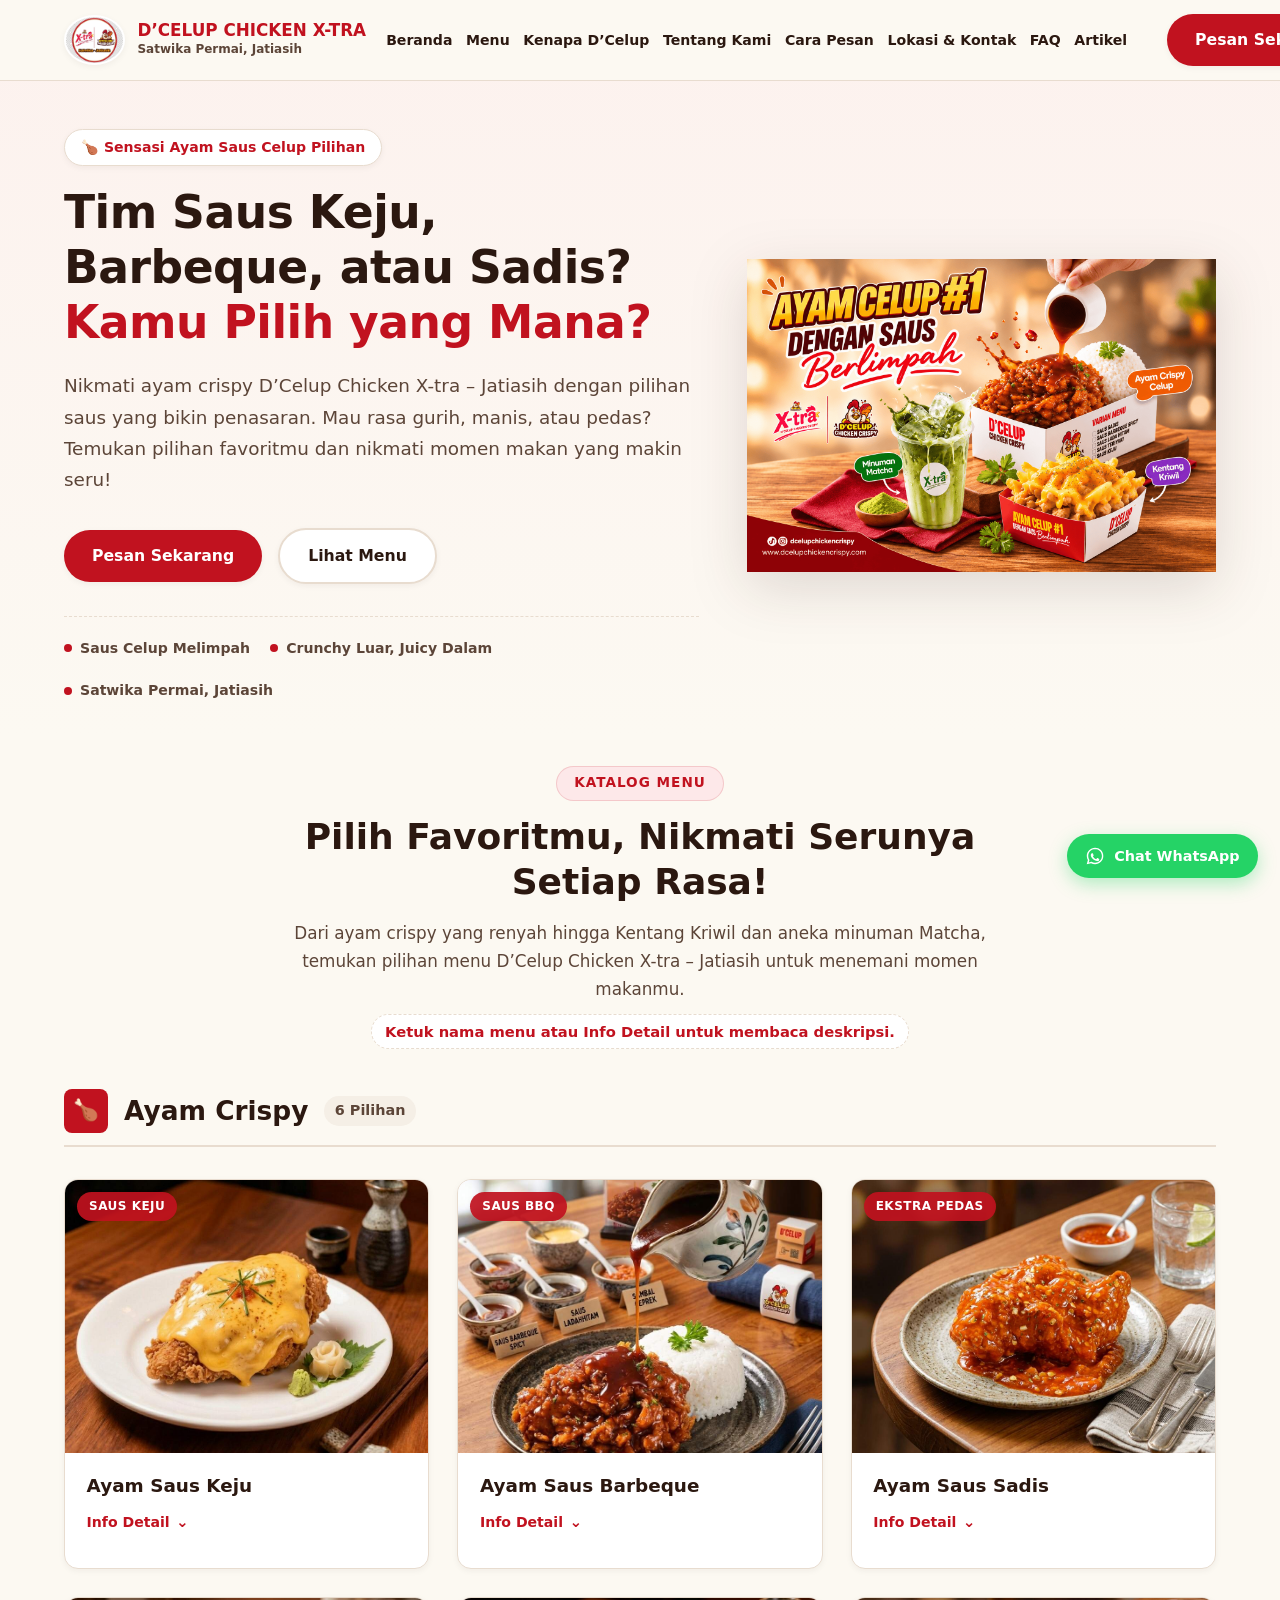
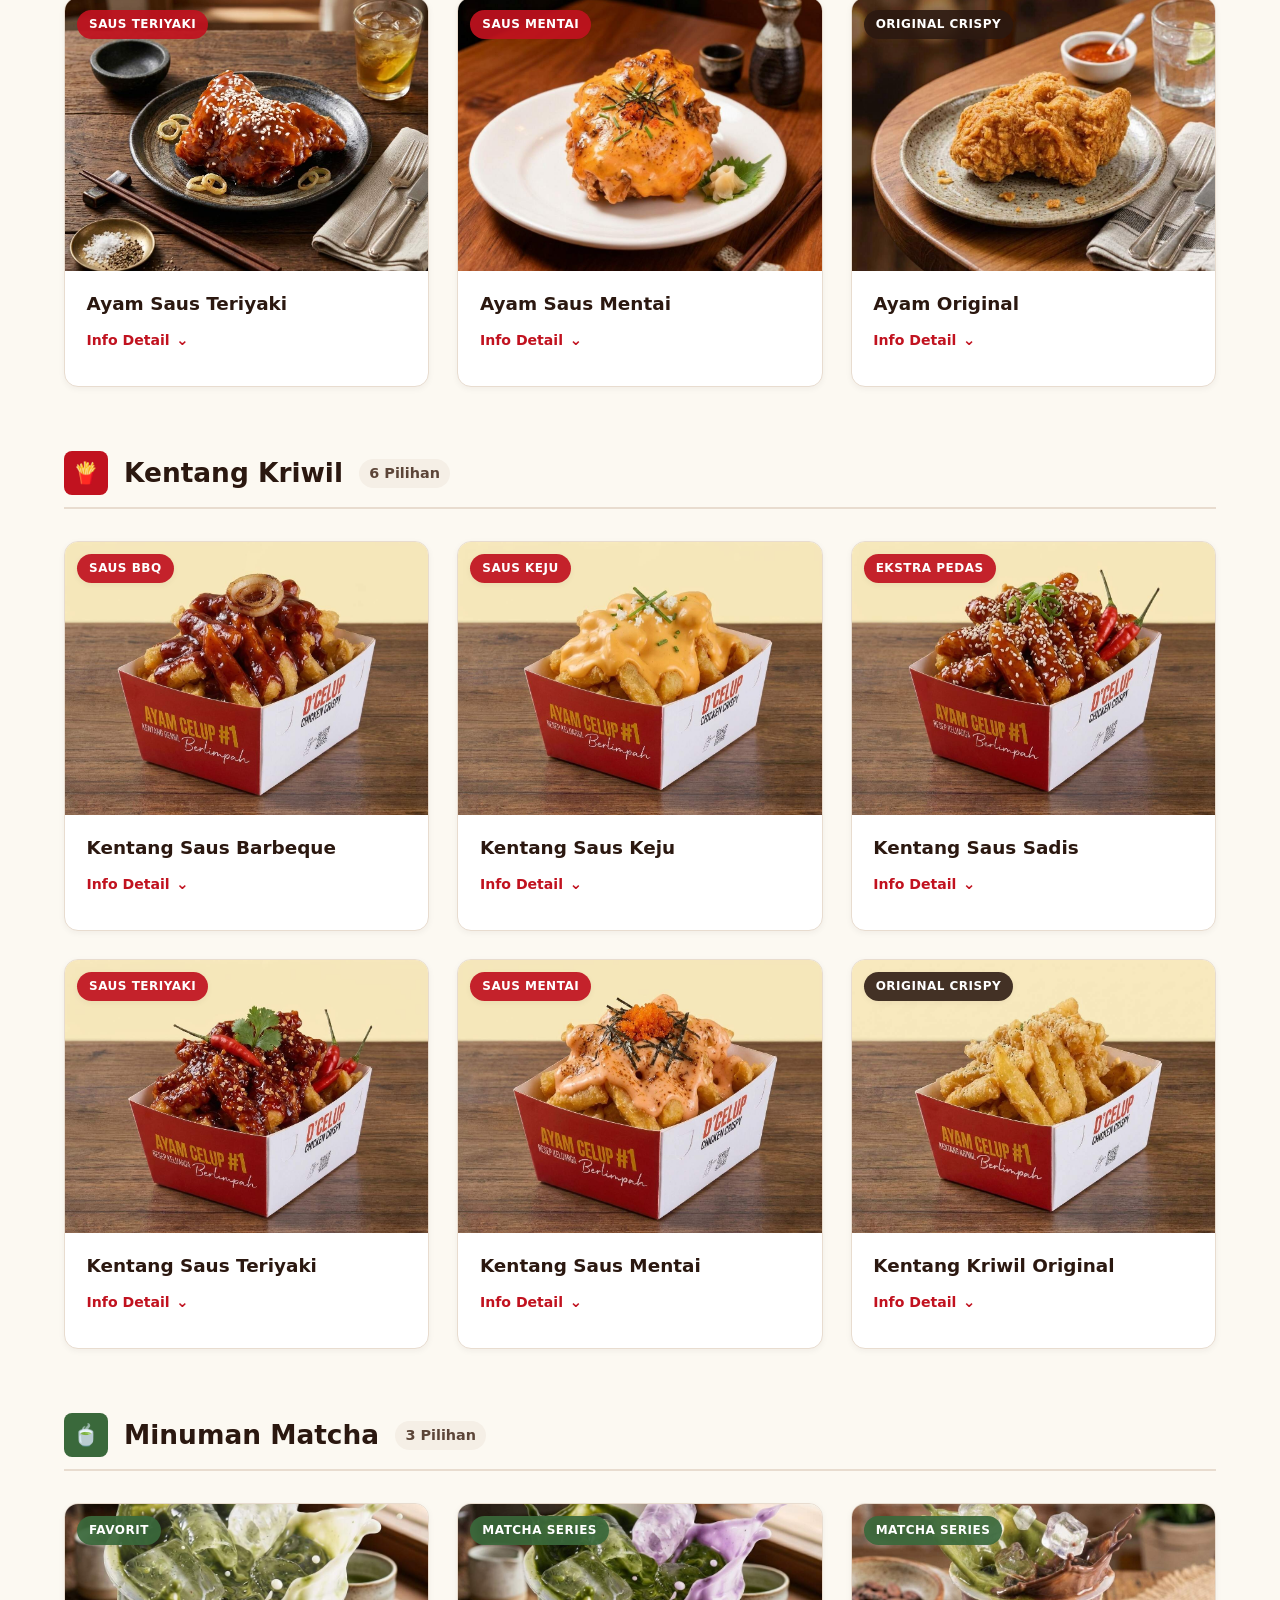
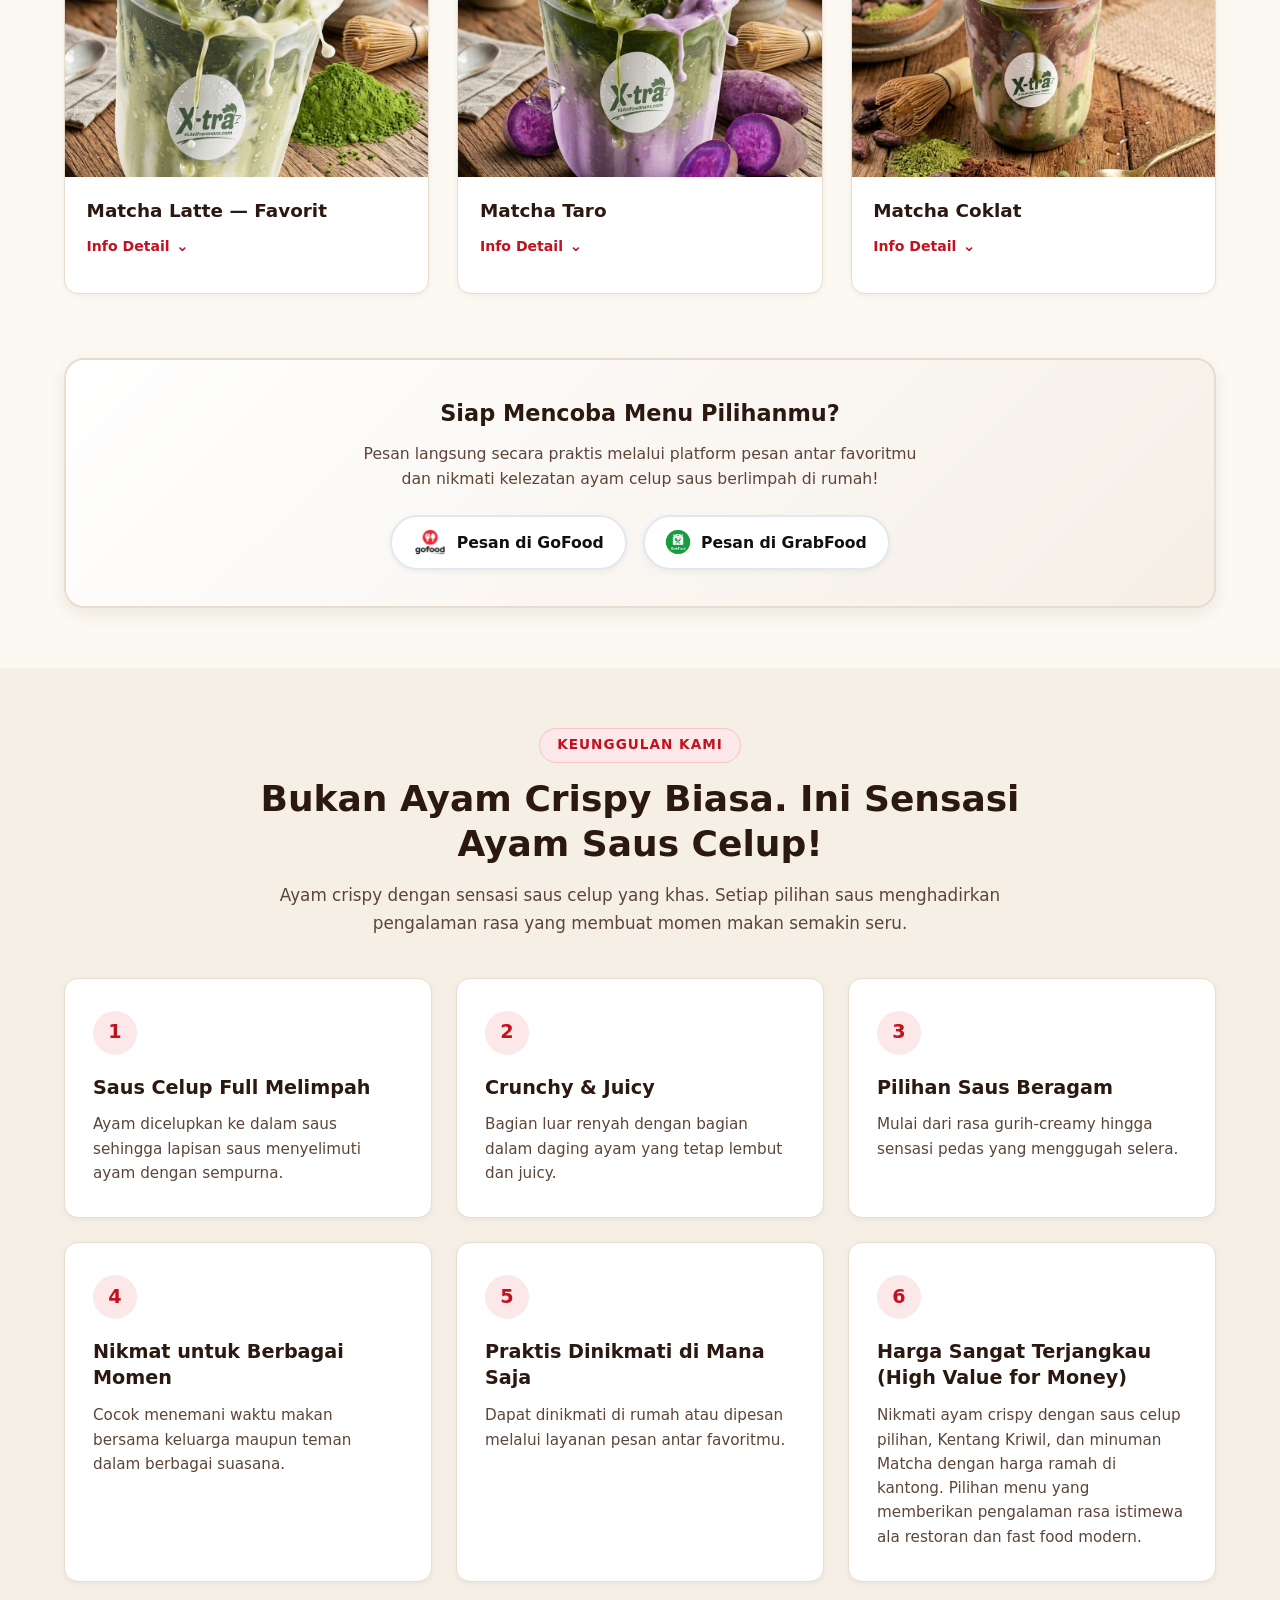
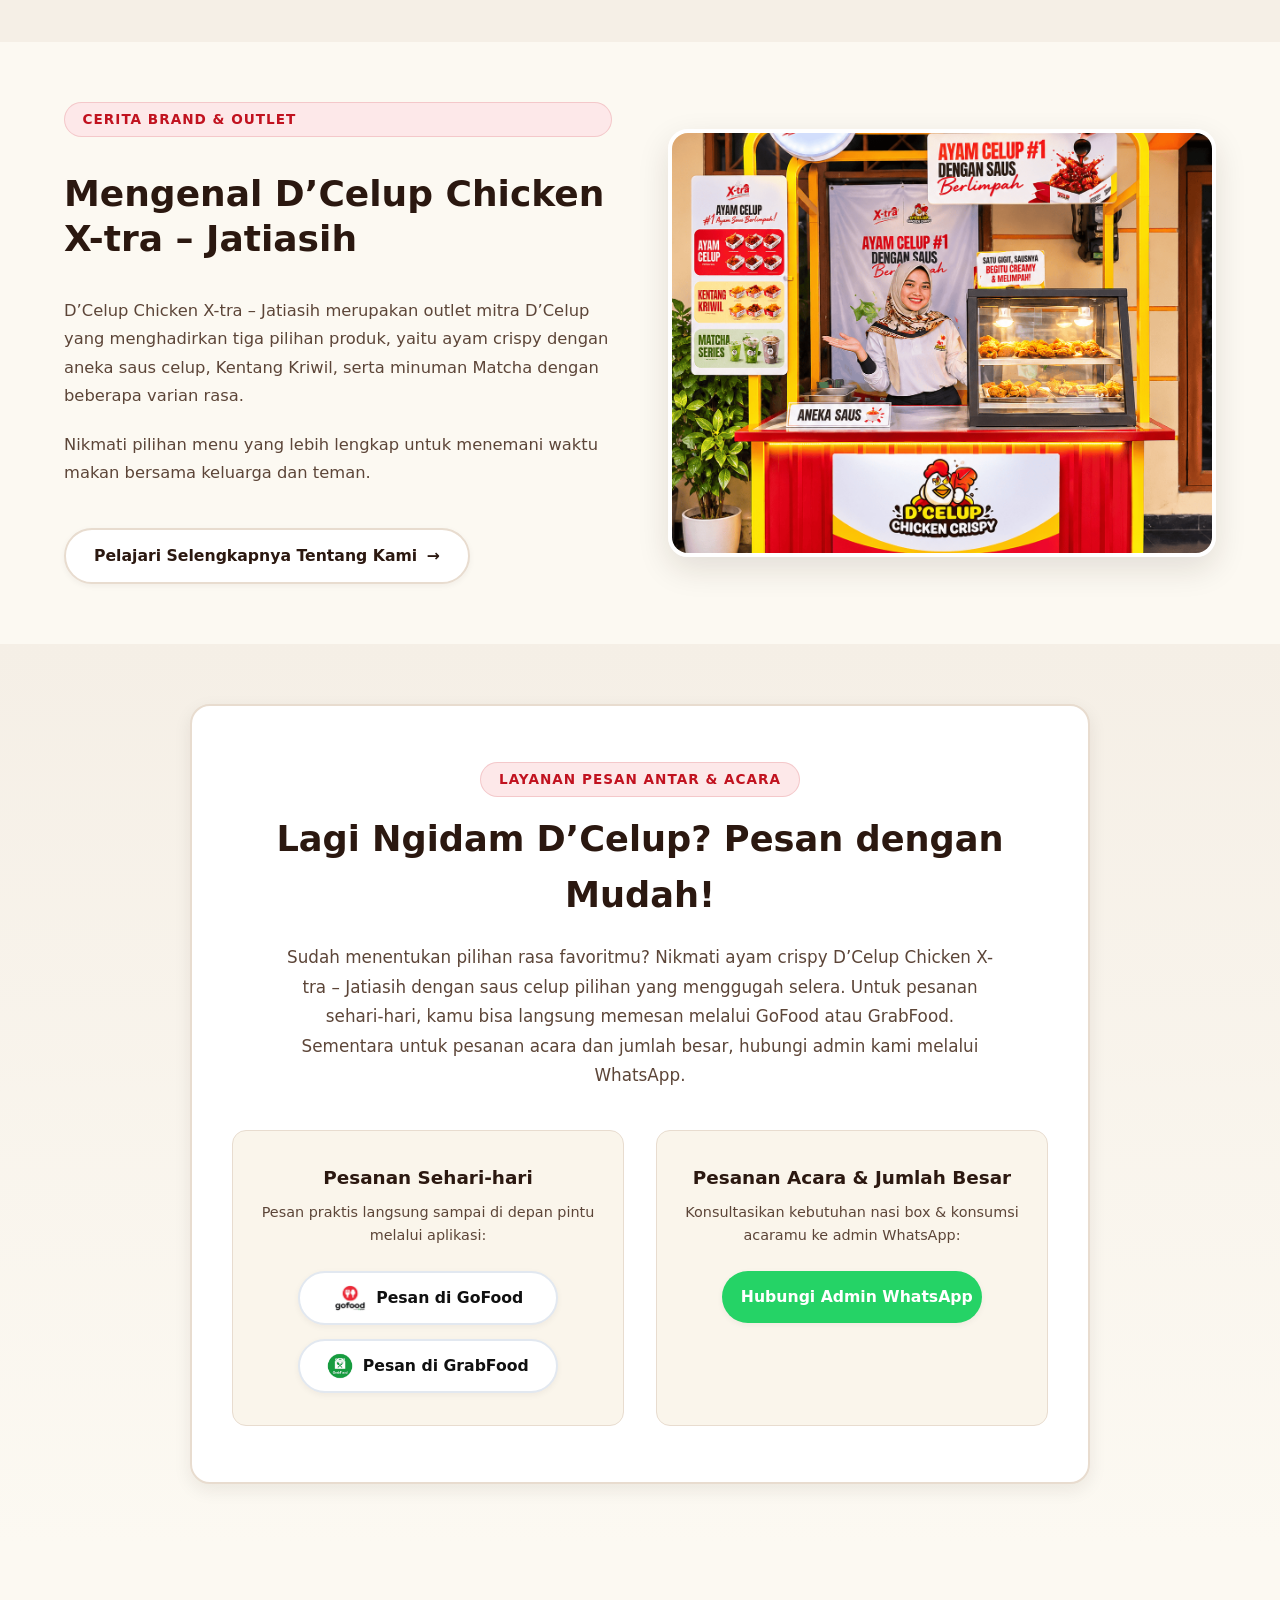
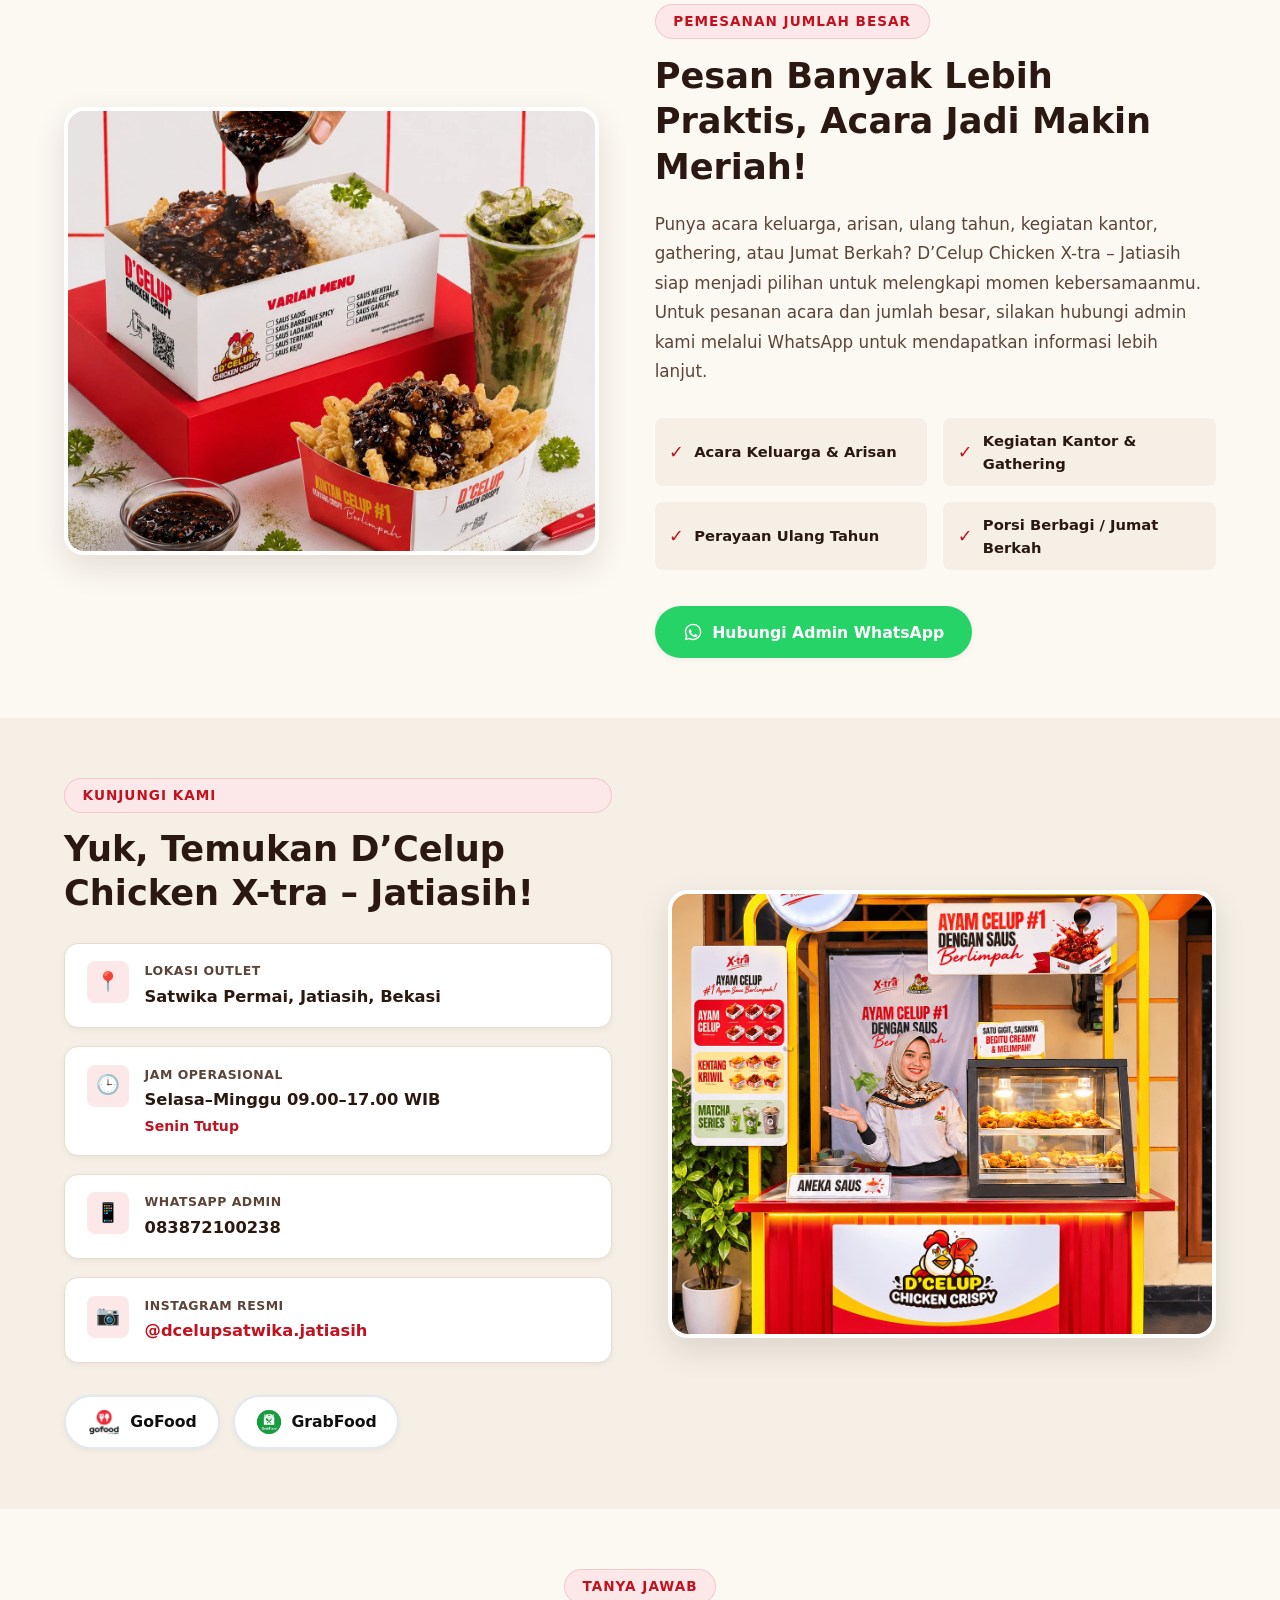
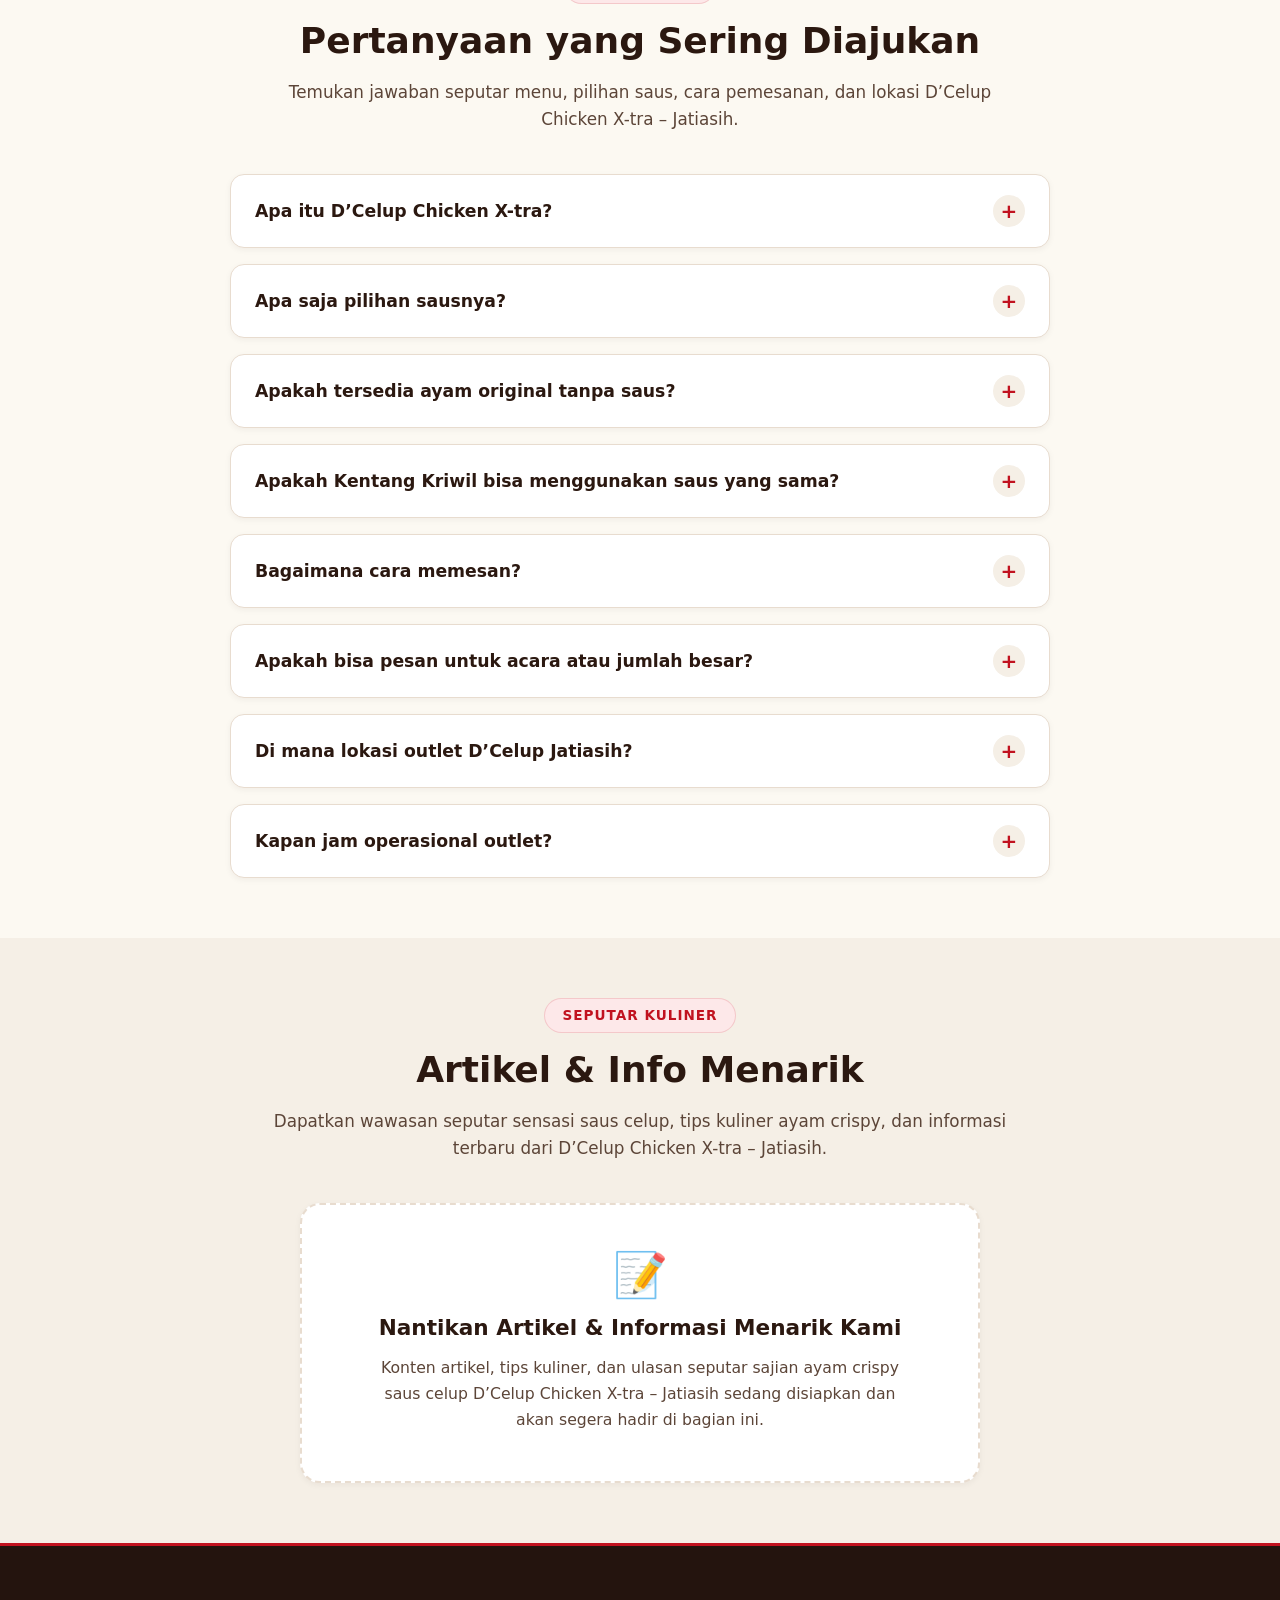
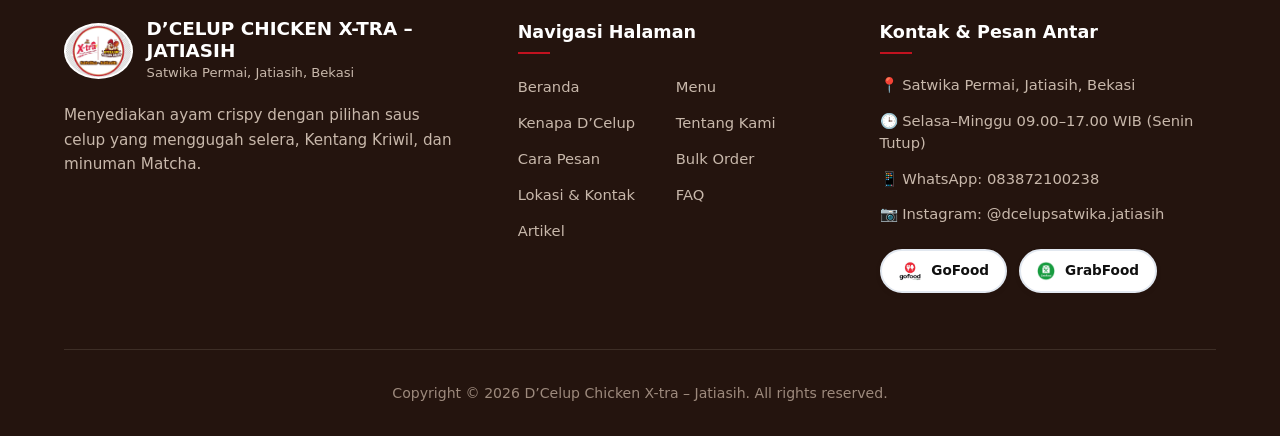
<file: dcelup-jatiasih/index.html>
<!DOCTYPE html>
<html lang="id">
<head>
  <meta charset="UTF-8">
  <meta name="viewport" content="width=device-width, initial-scale=1.0">
  <title>D’Celup Chicken X-tra – Jatiasih | Ayam Crispy dengan Saus Celup Pilihan</title>
  <meta name="description" content="Nikmati sensasi ayam crispy renyah dengan balutan saus celup pilihan yang melimpah di D’Celup Chicken X-tra – Jatiasih (Satwika Permai). Pesan via GoFood, GrabFood, atau WhatsApp.">
  <link rel="canonical" href="https://dcelup-jatiasih.my.id/">
  
  <!-- Open Graph Meta -->
  <meta property="og:title" content="D’Celup Chicken X-tra – Jatiasih">
  <meta property="og:description" content="Ayam crispy dengan pilihan saus celup yang menggugah selera. Tersedia di Satwika Permai, Jatiasih, Bekasi.">
  <meta property="og:type" content="website">
  <meta property="og:url" content="https://dcelup-jatiasih.my.id/">
  <meta property="og:image" content="assets/images/hero-dcelup-chicken-xtra-jatiasih.png">

  <!-- Favicon -->
  <link rel="icon" type="image/png" href="assets/images/logo-dcelup-jatiasih.png">

  <!-- Stylesheet -->
  <link rel="stylesheet" href="assets/css/style.css">
</head>
<body>

  <!-- ==========================================================================
       HEADER & NAVIGATION
       ========================================================================== -->
  <header class="header" id="header">
    <div class="container header-container">
      <a href="#hero" class="header-brand" aria-label="Beranda D’Celup Chicken X-tra Jatiasih">
        <img src="assets/images/logo-dcelup-jatiasih.png" alt="Logo resmi D’Celup Chicken X-tra Satwika Jatiasih" class="header-logo">
        <div class="brand-text-wrap">
          <span class="brand-title">D’CELUP CHICKEN X-TRA</span>
          <span class="brand-subtitle">Satwika Permai, Jatiasih</span>
        </div>
      </a>

      <!-- Desktop Nav -->
      <nav class="nav-desktop" aria-label="Navigasi Utama">
        <a href="#hero" class="nav-link">Beranda</a>
        <a href="#menu-kami" class="nav-link">Menu</a>
        <a href="#kenapa-pilih" class="nav-link">Kenapa D’Celup</a>
        <a href="tentang-kami.html" class="nav-link">Tentang Kami</a>
        <a href="#cara-pemesanan" class="nav-link">Cara Pesan</a>
        <a href="#lokasi-kontak" class="nav-link">Lokasi &amp; Kontak</a>
        <a href="#faq" class="nav-link">FAQ</a>
        <a href="#artikel" class="nav-link">Artikel</a>
      </nav>

      <div class="header-cta">
        <a href="#cara-pemesanan" class="btn btn-primary">Pesan Sekarang</a>
      </div>

      <!-- Mobile Hamburger Button -->
      <button class="mobile-toggle" aria-label="Buka Menu Navigasi" aria-expanded="false">
        <span></span>
        <span></span>
        <span></span>
      </button>
    </div>

    <!-- Mobile Navigation Drawer -->
    <div class="nav-mobile" aria-label="Navigasi Mobile">
      <ul class="nav-mobile-list">
        <li><a href="#hero" class="nav-mobile-link">Beranda</a></li>
        <li><a href="#menu-kami" class="nav-mobile-link">Menu</a></li>
        <li><a href="#kenapa-pilih" class="nav-mobile-link">Kenapa D’Celup</a></li>
        <li><a href="tentang-kami.html" class="nav-mobile-link">Tentang Kami</a></li>
        <li><a href="#cara-pemesanan" class="nav-mobile-link">Cara Pesan</a></li>
        <li><a href="#lokasi-kontak" class="nav-mobile-link">Lokasi &amp; Kontak</a></li>
        <li><a href="#faq" class="nav-mobile-link">FAQ</a></li>
        <li><a href="#artikel" class="nav-mobile-link">Artikel</a></li>
      </ul>
    </div>
  </header>

  <!-- ==========================================================================
       1. HERO SECTION
       ========================================================================== -->
  <section class="hero-section" id="hero">
    <div class="container">
      <div class="hero-grid">
        <div class="hero-content">
          <div class="hero-pill">
            <span>🍗 Sensasi Ayam Saus Celup Pilihan</span>
          </div>
          <h1 class="hero-headline">
            Tim Saus Keju, Barbeque, atau Sadis? <span class="highlight-red">Kamu Pilih yang Mana?</span>
          </h1>
          <p class="hero-subheadline">
            Nikmati ayam crispy D’Celup Chicken X-tra – Jatiasih dengan pilihan saus yang bikin penasaran. Mau rasa gurih, manis, atau pedas? Temukan pilihan favoritmu dan nikmati momen makan yang makin seru!
          </p>
          <div class="hero-actions">
            <a href="#cara-pemesanan" class="btn btn-primary">Pesan Sekarang</a>
            <a href="#menu-kami" class="btn btn-secondary">Lihat Menu</a>
          </div>
          <div class="hero-badges-row">
            <div class="hero-badge-item">
              <span class="badge-dot"></span>
              <span>Saus Celup Melimpah</span>
            </div>
            <div class="hero-badge-item">
              <span class="badge-dot"></span>
              <span>Crunchy Luar, Juicy Dalam</span>
            </div>
            <div class="hero-badge-item">
              <span class="badge-dot"></span>
              <span>Satwika Permai, Jatiasih</span>
            </div>
          </div>
        </div>

        <div class="hero-media">
          <img src="assets/images/hero-dcelup-chicken-xtra-jatiasih.png" alt="Sajian Ayam Crispy D’Celup Chicken X-tra Jatiasih dengan saus celup melimpah, kentang kriwil, dan minuman matcha" class="hero-img">
        </div>
      </div>
    </div>
  </section>

  <!-- ==========================================================================
       2. MENU KAMI SECTION
       ========================================================================== -->
  <section class="section menu-section" id="menu-kami">
    <div class="container">
      <div class="section-header">
        <span class="badge-tag">Katalog Menu</span>
        <h2 class="section-title">Pilih Favoritmu, Nikmati Serunya Setiap Rasa!</h2>
        <p class="section-desc">
          Dari ayam crispy yang renyah hingga Kentang Kriwil dan aneka minuman Matcha, temukan pilihan menu D’Celup Chicken X-tra – Jatiasih untuk menemani momen makanmu.
        </p>
        <div class="section-instruction">
          Ketuk nama menu atau Info Detail untuk membaca deskripsi.
        </div>
      </div>

      <!-- Kategori 1: Ayam Crispy -->
      <div class="menu-category-block">
        <div class="category-header">
          <div class="category-icon-box">🍗</div>
          <div>
            <h3 class="category-title">Ayam Crispy</h3>
          </div>
          <span class="category-count">6 Pilihan</span>
        </div>

        <div class="menu-grid">
          <!-- A1 -->
          <article class="product-card">
            <div class="product-media">
              <span class="product-tag tag-sauce">Saus Keju</span>
              <img src="assets/images/A1.ayam-saus-keju.jpg" alt="Ayam Crispy dengan Saus Keju creamy" class="product-img" loading="lazy">
            </div>
            <div class="product-content">
              <button type="button" class="product-title-btn" aria-expanded="false">Ayam Saus Keju</button>
              <button type="button" class="btn-detail-toggle" aria-expanded="false">
                <span class="detail-label-text">Info Detail</span>
                <span class="detail-indicator">⌄</span>
              </button>
              <div class="product-description-drawer">
                Ayam goreng crispy renyah yang dibalut dengan lelehan saus keju creamy nan gurih, menghadirkan perpaduan rasa keju yang nikmat di setiap gigitan.
              </div>
            </div>
          </article>

          <!-- A2 -->
          <article class="product-card">
            <div class="product-media">
              <span class="product-tag tag-sauce">Saus BBQ</span>
              <img src="assets/images/A2.ayam-saus-bbq.jpg" alt="Ayam Crispy dengan Saus Barbeque" class="product-img" loading="lazy">
            </div>
            <div class="product-content">
              <button type="button" class="product-title-btn" aria-expanded="false">Ayam Saus Barbeque</button>
              <button type="button" class="btn-detail-toggle" aria-expanded="false">
                <span class="detail-label-text">Info Detail</span>
                <span class="detail-indicator">⌄</span>
              </button>
              <div class="product-description-drawer">
                Ayam goreng crispy berpadu dengan saus barbeque khas yang kaya rasa, aroma asap (smoky), serta sentuhan sensasi pedas yang pas.
              </div>
            </div>
          </article>

          <!-- A3 -->
          <article class="product-card">
            <div class="product-media">
              <span class="product-tag tag-sauce">Ekstra Pedas</span>
              <img src="assets/images/A3.ayam-saus-sadis.jpg" alt="Ayam Crispy dengan Saus Sadis ekstra pedas" class="product-img" loading="lazy">
            </div>
            <div class="product-content">
              <button type="button" class="product-title-btn" aria-expanded="false">Ayam Saus Sadis</button>
              <button type="button" class="btn-detail-toggle" aria-expanded="false">
                <span class="detail-label-text">Info Detail</span>
                <span class="detail-indicator">⌄</span>
              </button>
              <div class="product-description-drawer">
                Sensasi bagi pecinta pedas sejati! Ayam crispy dicelup saus sadis dengan level kepedasan ekstra tinggi yang membakar lidah dan bikin nagih.
              </div>
            </div>
          </article>

          <!-- A4 -->
          <article class="product-card">
            <div class="product-media">
              <span class="product-tag tag-sauce">Saus Teriyaki</span>
              <img src="assets/images/A4.ayam-saus-teriyaki.jpg" alt="Ayam Crispy dengan Saus Teriyaki khas Jepang" class="product-img" loading="lazy">
            </div>
            <div class="product-content">
              <button type="button" class="product-title-btn" aria-expanded="false">Ayam Saus Teriyaki</button>
              <button type="button" class="btn-detail-toggle" aria-expanded="false">
                <span class="detail-label-text">Info Detail</span>
                <span class="detail-indicator">⌄</span>
              </button>
              <div class="product-description-drawer">
                Ayam crispy berbalut saus teriyaki gurih manis khas Jepang dengan aroma otentik yang memanjakan lidah di setiap santapan.
              </div>
            </div>
          </article>

          <!-- A5 -->
          <article class="product-card">
            <div class="product-media">
              <span class="product-tag tag-sauce">Saus Mentai</span>
              <img src="assets/images/A5.ayam-saus-mentai.jpg" alt="Ayam Crispy dengan Saus Mentai torch" class="product-img" loading="lazy">
            </div>
            <div class="product-content">
              <button type="button" class="product-title-btn" aria-expanded="false">Ayam Saus Mentai</button>
              <button type="button" class="btn-detail-toggle" aria-expanded="false">
                <span class="detail-label-text">Info Detail</span>
                <span class="detail-indicator">⌄</span>
              </button>
              <div class="product-description-drawer">
                Sensasi saus mentai gurih-creamy khas Jepang lengkap dengan topping spesial dan sentuhan finishing torch yang begitu aromatik.
              </div>
            </div>
          </article>

          <!-- A6 -->
          <article class="product-card">
            <div class="product-media">
              <span class="product-tag tag-original">Original Crispy</span>
              <img src="assets/images/A6.ayam-original.jpg" alt="Ayam Crispy Original tanpa saus" class="product-img" loading="lazy">
            </div>
            <div class="product-content">
              <button type="button" class="product-title-btn" aria-expanded="false">Ayam Original</button>
              <button type="button" class="btn-detail-toggle" aria-expanded="false">
                <span class="detail-label-text">Info Detail</span>
                <span class="detail-indicator">⌄</span>
              </button>
              <div class="product-description-drawer">
                Ayam goreng crispy original tanpa saus, renyah bumbu khas di luar dan tetap lembut serta juicy di bagian dalam.
              </div>
            </div>
          </article>
        </div>
      </div>

      <!-- Kategori 2: Kentang Kriwil -->
      <div class="menu-category-block">
        <div class="category-header">
          <div class="category-icon-box">🍟</div>
          <div>
            <h3 class="category-title">Kentang Kriwil</h3>
          </div>
          <span class="category-count">6 Pilihan</span>
        </div>

        <div class="menu-grid">
          <!-- B1 -->
          <article class="product-card">
            <div class="product-media">
              <span class="product-tag tag-sauce">Saus BBQ</span>
              <img src="assets/images/B1.kentang-saus-bbq.jpg" alt="Kentang Kriwil dengan Saus Barbeque" class="product-img" loading="lazy">
            </div>
            <div class="product-content">
              <button type="button" class="product-title-btn" aria-expanded="false">Kentang Saus Barbeque</button>
              <button type="button" class="btn-detail-toggle" aria-expanded="false">
                <span class="detail-label-text">Info Detail</span>
                <span class="detail-indicator">⌄</span>
              </button>
              <div class="product-description-drawer">
                Kentang stik kriwil renyah bertabur saus barbeque kaya rasa dengan sensasi rasa manis-gurih dan sentuhan pedas menggoda.
              </div>
            </div>
          </article>

          <!-- B2 -->
          <article class="product-card">
            <div class="product-media">
              <span class="product-tag tag-sauce">Saus Keju</span>
              <img src="assets/images/B2.kentang-saus-keju.jpg" alt="Kentang Kriwil dengan Saus Keju creamy" class="product-img" loading="lazy">
            </div>
            <div class="product-content">
              <button type="button" class="product-title-btn" aria-expanded="false">Kentang Saus Keju</button>
              <button type="button" class="btn-detail-toggle" aria-expanded="false">
                <span class="detail-label-text">Info Detail</span>
                <span class="detail-indicator">⌄</span>
              </button>
              <div class="product-description-drawer">
                Kentang kriwil gurih dengan lumuran saus keju creamy yang melimpah, camilan lezat yang disukai semua kalangan.
              </div>
            </div>
          </article>

          <!-- B3 -->
          <article class="product-card">
            <div class="product-media">
              <span class="product-tag tag-sauce">Ekstra Pedas</span>
              <img src="assets/images/B3.kentang-saus-sadis.jpg" alt="Kentang Kriwil dengan Saus Sadis" class="product-img" loading="lazy">
            </div>
            <div class="product-content">
              <button type="button" class="product-title-btn" aria-expanded="false">Kentang Saus Sadis</button>
              <button type="button" class="btn-detail-toggle" aria-expanded="false">
                <span class="detail-label-text">Info Detail</span>
                <span class="detail-indicator">⌄</span>
              </button>
              <div class="product-description-drawer">
                Kentang kriwil renyah disiram saus sadis pedas membara, pas untuk kamu yang suka camilan ekstra pedas.
              </div>
            </div>
          </article>

          <!-- B4 -->
          <article class="product-card">
            <div class="product-media">
              <span class="product-tag tag-sauce">Saus Teriyaki</span>
              <img src="assets/images/B4.kentang-saus-teriyaki.jpg" alt="Kentang Kriwil dengan Saus Teriyaki" class="product-img" loading="lazy">
            </div>
            <div class="product-content">
              <button type="button" class="product-title-btn" aria-expanded="false">Kentang Saus Teriyaki</button>
              <button type="button" class="btn-detail-toggle" aria-expanded="false">
                <span class="detail-label-text">Info Detail</span>
                <span class="detail-indicator">⌄</span>
              </button>
              <div class="product-description-drawer">
                Gurihnya kentang kriwil berpadu pas dengan saus teriyaki manis-gurih khas yang memikat di lidah.
              </div>
            </div>
          </article>

          <!-- B5 -->
          <article class="product-card">
            <div class="product-media">
              <span class="product-tag tag-sauce">Saus Mentai</span>
              <img src="assets/images/B5.kentang-saus-mentai.jpg" alt="Kentang Kriwil dengan Saus Mentai torch" class="product-img" loading="lazy">
            </div>
            <div class="product-content">
              <button type="button" class="product-title-btn" aria-expanded="false">Kentang Saus Mentai</button>
              <button type="button" class="btn-detail-toggle" aria-expanded="false">
                <span class="detail-label-text">Info Detail</span>
                <span class="detail-indicator">⌄</span>
              </button>
              <div class="product-description-drawer">
                Kentang stik kriwil dengan lumuran saus mentai lembut, creamy, dan aroma torch yang menggugah selera.
              </div>
            </div>
          </article>

          <!-- B6 -->
          <article class="product-card">
            <div class="product-media">
              <span class="product-tag tag-original">Original Crispy</span>
              <img src="assets/images/B6.kentang-kriwil-original.jpg" alt="Kentang Kriwil Original renyah" class="product-img" loading="lazy">
            </div>
            <div class="product-content">
              <button type="button" class="product-title-btn" aria-expanded="false">Kentang Kriwil Original</button>
              <button type="button" class="btn-detail-toggle" aria-expanded="false">
                <span class="detail-label-text">Info Detail</span>
                <span class="detail-indicator">⌄</span>
              </button>
              <div class="product-description-drawer">
                Kentang stik kriwil goreng renyah original, gurih alami tanpa saus, cocok sebagai teman santai kapan saja.
              </div>
            </div>
          </article>
        </div>
      </div>

      <!-- Kategori 3: Minuman Matcha -->
      <div class="menu-category-block">
        <div class="category-header">
          <div class="category-icon-box matcha">🍵</div>
          <div>
            <h3 class="category-title">Minuman Matcha</h3>
          </div>
          <span class="category-count">3 Pilihan</span>
        </div>

        <div class="menu-grid">
          <!-- C1 -->
          <article class="product-card">
            <div class="product-media">
              <span class="product-tag tag-matcha">Favorit</span>
              <img src="assets/images/C1.matcha-latte.jpg" alt="Matcha Latte segar signature favorit" class="product-img" loading="lazy">
            </div>
            <div class="product-content">
              <button type="button" class="product-title-btn" aria-expanded="false">Matcha Latte — Favorit</button>
              <button type="button" class="btn-detail-toggle" aria-expanded="false">
                <span class="detail-label-text">Info Detail</span>
                <span class="detail-indicator">⌄</span>
              </button>
              <div class="product-description-drawer">
                Minuman matcha signature favorit dengan perpaduan teh hijau Jepang berkualitas dan susu creamy yang segar serta menenangkan.
              </div>
            </div>
          </article>

          <!-- C2 -->
          <article class="product-card">
            <div class="product-media">
              <span class="product-tag tag-matcha">Matcha Series</span>
              <img src="assets/images/C2.matcha-taro.jpg" alt="Matcha Taro menyegarkan" class="product-img" loading="lazy">
            </div>
            <div class="product-content">
              <button type="button" class="product-title-btn" aria-expanded="false">Matcha Taro</button>
              <button type="button" class="btn-detail-toggle" aria-expanded="false">
                <span class="detail-label-text">Info Detail</span>
                <span class="detail-indicator">⌄</span>
              </button>
              <div class="product-description-drawer">
                Kombinasi unik cita rasa matcha otentik dengan aroma taro lembut yang manis dan menyegarkan saat dinikmati.
              </div>
            </div>
          </article>

          <!-- C3 -->
          <article class="product-card">
            <div class="product-media">
              <span class="product-tag tag-matcha">Matcha Series</span>
              <img src="assets/images/C3.matcha-coklat.jpg" alt="Matcha Coklat paduan premium" class="product-img" loading="lazy">
            </div>
            <div class="product-content">
              <button type="button" class="product-title-btn" aria-expanded="false">Matcha Coklat</button>
              <button type="button" class="btn-detail-toggle" aria-expanded="false">
                <span class="detail-label-text">Info Detail</span>
                <span class="detail-indicator">⌄</span>
              </button>
              <div class="product-description-drawer">
                Paduan istimewa pekatnya coklat premium dan aroma khas matcha yang nikmat dan memanjakan lidah.
              </div>
            </div>
          </article>
        </div>
      </div>

      <!-- Tombol GoFood dan GrabFood setelah seluruh kategori menu -->
      <div class="menu-order-cta-box">
        <h3 class="menu-order-cta-title">Siap Mencoba Menu Pilihanmu?</h3>
        <p class="menu-order-cta-desc">
          Pesan langsung secara praktis melalui platform pesan antar favoritmu dan nikmati kelezatan ayam celup saus berlimpah di rumah!
        </p>
        <div class="order-buttons-group">
          <a href="https://gofood.link/a/TvC73aS" target="_blank" rel="noopener noreferrer" class="btn btn-gofood" aria-label="Pesan menu D’Celup Jatiasih melalui GoFood">
            <img src="assets/images/logo-gofood.jpg" alt="Logo resmi GoFood" class="partner-logo-img">
            <span>Pesan di GoFood</span>
          </a>
          <a href="http://bit.ly/3QVGZlL" target="_blank" rel="noopener noreferrer" class="btn btn-grabfood" aria-label="Pesan menu D’Celup Jatiasih melalui GrabFood">
            <img src="assets/images/logo-grabfood.jpg" alt="Logo resmi GrabFood" class="partner-logo-img">
            <span>Pesan di GrabFood</span>
          </a>
        </div>
      </div>
    </div>
  </section>

  <!-- ==========================================================================
       3. KENAPA PILIH D’CELUP?
       ========================================================================== -->
  <section class="section section-alt why-section" id="kenapa-pilih">
    <div class="container">
      <div class="section-header">
        <span class="badge-tag">Keunggulan Kami</span>
        <h2 class="section-title">Bukan Ayam Crispy Biasa. Ini Sensasi Ayam Saus Celup!</h2>
        <p class="section-desc">
          Ayam crispy dengan sensasi saus celup yang khas. Setiap pilihan saus menghadirkan pengalaman rasa yang membuat momen makan semakin seru.
        </p>
      </div>

      <div class="why-grid">
        <div class="why-card">
          <div class="why-num">1</div>
          <h3 class="why-title">Saus Celup Full Melimpah</h3>
          <p class="why-desc">Ayam dicelupkan ke dalam saus sehingga lapisan saus menyelimuti ayam dengan sempurna.</p>
        </div>

        <div class="why-card">
          <div class="why-num">2</div>
          <h3 class="why-title">Crunchy &amp; Juicy</h3>
          <p class="why-desc">Bagian luar renyah dengan bagian dalam daging ayam yang tetap lembut dan juicy.</p>
        </div>

        <div class="why-card">
          <div class="why-num">3</div>
          <h3 class="why-title">Pilihan Saus Beragam</h3>
          <p class="why-desc">Mulai dari rasa gurih-creamy hingga sensasi pedas yang menggugah selera.</p>
        </div>

        <div class="why-card">
          <div class="why-num">4</div>
          <h3 class="why-title">Nikmat untuk Berbagai Momen</h3>
          <p class="why-desc">Cocok menemani waktu makan bersama keluarga maupun teman dalam berbagai suasana.</p>
        </div>

        <div class="why-card">
          <div class="why-num">5</div>
          <h3 class="why-title">Praktis Dinikmati di Mana Saja</h3>
          <p class="why-desc">Dapat dinikmati di rumah atau dipesan melalui layanan pesan antar favoritmu.</p>
        </div>

        <div class="why-card">
          <div class="why-num">6</div>
          <h3 class="why-title">Harga Sangat Terjangkau (High Value for Money)</h3>
          <p class="why-desc">Nikmati ayam crispy dengan saus celup pilihan, Kentang Kriwil, dan minuman Matcha dengan harga ramah di kantong. Pilihan menu yang memberikan pengalaman rasa istimewa ala restoran dan fast food modern.</p>
        </div>
      </div>
    </div>
  </section>

  <!-- ==========================================================================
       4. CERITA BRAND & OUTLET
       ========================================================================== -->
  <section class="section about-section" id="tentang-kami">
    <div class="container">
      <div class="about-grid">
        <div class="about-text-col">
          <span class="badge-tag">Cerita Brand &amp; Outlet</span>
          <h2 class="section-title">Mengenal D’Celup Chicken X-tra – Jatiasih</h2>
          <p class="about-p">
            D’Celup Chicken X-tra – Jatiasih merupakan outlet mitra D’Celup yang menghadirkan tiga pilihan produk, yaitu ayam crispy dengan aneka saus celup, Kentang Kriwil, serta minuman Matcha dengan beberapa varian rasa.
          </p>
          <p class="about-p">
            Nikmati pilihan menu yang lebih lengkap untuk menemani waktu makan bersama keluarga dan teman.
          </p>
          <div style="margin-top: 1.25rem;">
            <a href="tentang-kami.html" class="btn btn-secondary">
              <span>Pelajari Selengkapnya Tentang Kami</span>
              <span>&rarr;</span>
            </a>
          </div>
        </div>

        <div class="about-img-col">
          <div class="about-img-frame">
            <img src="assets/images/dcelup-jatiasih-outlet.jpg" alt="Outlet gerobak resmi D’Celup Chicken X-tra di Satwika Permai, Jatiasih, Bekasi" class="about-img" loading="lazy">
          </div>
        </div>
      </div>
    </div>
  </section>

  <!-- ==========================================================================
       5. CARA PEMESANAN
       ========================================================================== -->
  <section class="section order-section" id="cara-pemesanan">
    <div class="container">
      <div class="order-box">
        <span class="badge-tag">Layanan Pesan Antar &amp; Acara</span>
        <h2 class="order-headline">Lagi Ngidam D’Celup? Pesan dengan Mudah!</h2>
        <p class="order-text">
          Sudah menentukan pilihan rasa favoritmu? Nikmati ayam crispy D’Celup Chicken X-tra – Jatiasih dengan saus celup pilihan yang menggugah selera. Untuk pesanan sehari-hari, kamu bisa langsung memesan melalui GoFood atau GrabFood. Sementara untuk pesanan acara dan jumlah besar, hubungi admin kami melalui WhatsApp.
        </p>

        <div class="channels-container">
          <!-- Channel 1: Pesanan Sehari-hari -->
          <div class="channel-card">
            <h3 class="channel-card-title">Pesanan Sehari-hari</h3>
            <p class="channel-card-sub">Pesan praktis langsung sampai di depan pintu melalui aplikasi:</p>
            <div class="partner-btn-wrap">
              <a href="https://gofood.link/a/TvC73aS" target="_blank" rel="noopener noreferrer" class="btn btn-gofood">
                <img src="assets/images/logo-gofood.jpg" alt="Logo GoFood" class="partner-logo-img">
                <span>Pesan di GoFood</span>
              </a>
              <a href="http://bit.ly/3QVGZlL" target="_blank" rel="noopener noreferrer" class="btn btn-grabfood">
                <img src="assets/images/logo-grabfood.jpg" alt="Logo GrabFood" class="partner-logo-img">
                <span>Pesan di GrabFood</span>
              </a>
            </div>
          </div>

          <!-- Channel 2: Pesanan Acara / Partai Besar -->
          <div class="channel-card">
            <h3 class="channel-card-title">Pesanan Acara &amp; Jumlah Besar</h3>
            <p class="channel-card-sub">Konsultasikan kebutuhan nasi box &amp; konsumsi acaramu ke admin WhatsApp:</p>
            <div class="partner-btn-wrap">
              <a href="https://wa.me/6283872100238?text=Hallo%20Admin%20D%E2%80%99Celup%20Chicken%20X-tra%20%E2%80%93%20Jatiasih.%20Saya%20ingin%20bertanya%20mengenai%20pemesanan%20untuk%20acara%2Fjumlah%20besar.%20Mohon%20informasi%20lebih%20lanjut." target="_blank" rel="noopener noreferrer" class="btn btn-whatsapp">
                <svg class="wa-icon-svg" viewBox="0 0 24 24">
                  <path d="M12.04 2c-5.46 0-9.91 4.45-9.91 9.91 0 1.75.46 3.45 1.32 4.95L2.05 22l5.25-1.38c1.45.79 3.08 1.21 4.74 1.21 5.46 0 9.91-4.45 9.91-9.91 0-2.65-1.03-5.14-2.9-7.01A9.816 9.816 0 0012.04 2zm.01 1.67c4.54 0 8.24 3.7 8.24 8.24 0 2.2-.86 4.28-2.42 5.83a8.188 8.188 0 01-5.82 2.41c-1.45 0-2.88-.38-4.14-1.11l-.3-.18-3.08.81.82-3-.2-.31a8.14 8.14 0 01-1.25-4.45c0-4.54 3.7-8.24 8.25-8.24zm4.52 11.66c-.25-.13-1.47-.72-1.7-.81-.23-.08-.39-.13-.56.13-.17.25-.64.81-.79.97-.14.17-.29.19-.54.06-.25-.13-1.06-.39-2.02-1.24-.74-.66-1.25-1.48-1.39-1.73-.14-.25-.02-.39.11-.51.11-.11.25-.29.37-.44.13-.14.17-.25.25-.42.08-.17.04-.31-.02-.44-.06-.13-.56-1.34-.76-1.84-.2-.48-.4-.42-.56-.43h-.47c-.17 0-.44.06-.67.31-.23.25-.88.86-.88 2.1 0 1.24.9 2.44 1.03 2.61.13.17 1.78 2.71 4.3 3.8 2.53 1.09 2.53.73 2.99.69.45-.04 1.47-.6 1.68-1.18.2-.59.2-1.09.14-1.18-.06-.09-.23-.15-.48-.27z"/>
                </svg>
                <span>Hubungi Admin WhatsApp</span>
              </a>
            </div>
          </div>
        </div>
      </div>
    </div>
  </section>

  <!-- ==========================================================================
       6. PESANAN ACARA & BULK ORDER
       ========================================================================== -->
  <section class="section bulk-section" id="bulk-order">
    <div class="container">
      <div class="bulk-grid">
        <div class="bulk-img-col">
          <div class="bulk-img-frame">
            <img src="assets/images/dcelup-jatiasih-bulk-order.jpg" alt="Paket pesanan banyak (bulk order) nasi box ayam crispy saus celup D’Celup Jatiasih untuk acara" class="bulk-img" loading="lazy">
          </div>
        </div>

        <div class="bulk-content-col">
          <span class="badge-tag">Pemesanan Jumlah Besar</span>
          <h2 class="bulk-headline">Pesan Banyak Lebih Praktis, Acara Jadi Makin Meriah!</h2>
          <p class="bulk-text">
            Punya acara keluarga, arisan, ulang tahun, kegiatan kantor, gathering, atau Jumat Berkah? D’Celup Chicken X-tra – Jatiasih siap menjadi pilihan untuk melengkapi momen kebersamaanmu. Untuk pesanan acara dan jumlah besar, silakan hubungi admin kami melalui WhatsApp untuk mendapatkan informasi lebih lanjut.
          </p>

          <div class="bulk-features">
            <div class="bulk-feat-item">
              <span class="bulk-feat-icon">✓</span>
              <span>Acara Keluarga &amp; Arisan</span>
            </div>
            <div class="bulk-feat-item">
              <span class="bulk-feat-icon">✓</span>
              <span>Kegiatan Kantor &amp; Gathering</span>
            </div>
            <div class="bulk-feat-item">
              <span class="bulk-feat-icon">✓</span>
              <span>Perayaan Ulang Tahun</span>
            </div>
            <div class="bulk-feat-item">
              <span class="bulk-feat-icon">✓</span>
              <span>Porsi Berbagi / Jumat Berkah</span>
            </div>
          </div>

          <a href="https://wa.me/6283872100238?text=Hallo%20Admin%20D%E2%80%99Celup%20Chicken%20X-tra%20%E2%80%93%20Jatiasih.%20Saya%20ingin%20bertanya%20mengenai%20pemesanan%20untuk%20acara%2Fjumlah%20besar.%20Mohon%20informasi%20lebih%20lanjut." target="_blank" rel="noopener noreferrer" class="btn btn-whatsapp">
            <svg class="wa-icon-svg" viewBox="0 0 24 24">
              <path d="M12.04 2c-5.46 0-9.91 4.45-9.91 9.91 0 1.75.46 3.45 1.32 4.95L2.05 22l5.25-1.38c1.45.79 3.08 1.21 4.74 1.21 5.46 0 9.91-4.45 9.91-9.91 0-2.65-1.03-5.14-2.9-7.01A9.816 9.816 0 0012.04 2zm.01 1.67c4.54 0 8.24 3.7 8.24 8.24 0 2.2-.86 4.28-2.42 5.83a8.188 8.188 0 01-5.82 2.41c-1.45 0-2.88-.38-4.14-1.11l-.3-.18-3.08.81.82-3-.2-.31a8.14 8.14 0 01-1.25-4.45c0-4.54 3.7-8.24 8.25-8.24zm4.52 11.66c-.25-.13-1.47-.72-1.7-.81-.23-.08-.39-.13-.56.13-.17.25-.64.81-.79.97-.14.17-.29.19-.54.06-.25-.13-1.06-.39-2.02-1.24-.74-.66-1.25-1.48-1.39-1.73-.14-.25-.02-.39.11-.51.11-.11.25-.29.37-.44.13-.14.17-.25.25-.42.08-.17.04-.31-.02-.44-.06-.13-.56-1.34-.76-1.84-.2-.48-.4-.42-.56-.43h-.47c-.17 0-.44.06-.67.31-.23.25-.88.86-.88 2.1 0 1.24.9 2.44 1.03 2.61.13.17 1.78 2.71 4.3 3.8 2.53 1.09 2.53.73 2.99.69.45-.04 1.47-.6 1.68-1.18.2-.59.2-1.09.14-1.18-.06-.09-.23-.15-.48-.27z"/>
            </svg>
            <span>Hubungi Admin WhatsApp</span>
          </a>
        </div>
      </div>
    </div>
  </section>

  <!-- ==========================================================================
       7. LOKASI, JAM OPERASIONAL & KONTAK
       ========================================================================== -->
  <section class="section section-alt location-section" id="lokasi-kontak">
    <div class="container">
      <div class="location-grid">
        <div class="location-info-col">
          <span class="badge-tag">Kunjungi Kami</span>
          <h2 class="location-headline">Yuk, Temukan D’Celup Chicken X-tra – Jatiasih!</h2>

          <div class="info-cards-stack">
            <div class="info-item-card">
              <div class="info-icon">📍</div>
              <div class="info-content">
                <span class="info-label">Lokasi Outlet</span>
                <span class="info-value">Satwika Permai, Jatiasih, Bekasi</span>
              </div>
            </div>

            <div class="info-item-card">
              <div class="info-icon">🕒</div>
              <div class="info-content">
                <span class="info-label">Jam Operasional</span>
                <span class="info-value">Selasa–Minggu 09.00–17.00 WIB</span>
                <span style="font-size: 0.88rem; color: var(--color-red-primary); font-weight: 600; margin-top: 2px;">Senin Tutup</span>
              </div>
            </div>

            <div class="info-item-card">
              <div class="info-icon">📱</div>
              <div class="info-content">
                <span class="info-label">WhatsApp Admin</span>
                <a href="https://wa.me/6283872100238" target="_blank" rel="noopener noreferrer" class="info-value" style="color: var(--color-text-dark);">083872100238</a>
              </div>
            </div>

            <div class="info-item-card">
              <div class="info-icon">📷</div>
              <div class="info-content">
                <span class="info-label">Instagram Resmi</span>
                <a href="https://www.instagram.com/dcelupsatwika.jatiasih/" target="_blank" rel="noopener noreferrer" class="info-value" style="color: var(--color-red-primary);">@dcelupsatwika.jatiasih</a>
              </div>
            </div>
          </div>

          <!-- Tombol GoFood dan GrabFood -->
          <div class="info-actions-row">
            <a href="https://gofood.link/a/TvC73aS" target="_blank" rel="noopener noreferrer" class="btn btn-gofood">
              <img src="assets/images/logo-gofood.jpg" alt="Logo GoFood" class="partner-logo-img">
              <span>GoFood</span>
            </a>
            <a href="http://bit.ly/3QVGZlL" target="_blank" rel="noopener noreferrer" class="btn btn-grabfood">
              <img src="assets/images/logo-grabfood.jpg" alt="Logo GrabFood" class="partner-logo-img">
              <span>GrabFood</span>
            </a>
          </div>
        </div>

        <div class="location-img-col">
          <div class="location-img-frame">
            <img src="assets/images/dcelup-jatiasih-outlet.jpg" alt="Foto booth outlet D’Celup Chicken X-tra di Satwika Permai Jatiasih" class="location-outlet-img" loading="lazy">
          </div>
        </div>
      </div>
    </div>
  </section>

  <!-- ==========================================================================
       8. FAQ ACCORDION SECTION
       ========================================================================== -->
  <section class="section faq-section" id="faq">
    <div class="container">
      <div class="section-header">
        <span class="badge-tag">Tanya Jawab</span>
        <h2 class="section-title">Pertanyaan yang Sering Diajukan</h2>
        <p class="section-desc">
          Temukan jawaban seputar menu, pilihan saus, cara pemesanan, dan lokasi D’Celup Chicken X-tra – Jatiasih.
        </p>
      </div>

      <div class="faq-list">
        <!-- Q1 -->
        <div class="faq-item">
          <button type="button" class="faq-question-btn" aria-expanded="false">
            <span>Apa itu D’Celup Chicken X-tra?</span>
            <span class="faq-icon-indicator" aria-hidden="true">+</span>
          </button>
          <div class="faq-answer-panel">
            D’Celup Chicken X-tra adalah bisnis mitra kuliner di bawah naungan PT Master Kuliner Indonesia yang menyediakan ayam crispy dan Kentang Kriwil dengan konsep saus celup pilihan yang memberikan sensasi rasa khas, serta minuman Matcha.
          </div>
        </div>

        <!-- Q2 -->
        <div class="faq-item">
          <button type="button" class="faq-question-btn" aria-expanded="false">
            <span>Apa saja pilihan sausnya?</span>
            <span class="faq-icon-indicator" aria-hidden="true">+</span>
          </button>
          <div class="faq-answer-panel">
            Tersedia pilihan saus Keju, Barbeque, Sadis, Teriyaki, dan Mentai. Ketersediaan menu mengikuti outlet.
          </div>
        </div>

        <!-- Q3 -->
        <div class="faq-item">
          <button type="button" class="faq-question-btn" aria-expanded="false">
            <span>Apakah tersedia ayam original tanpa saus?</span>
            <span class="faq-icon-indicator" aria-hidden="true">+</span>
          </button>
          <div class="faq-answer-panel">
            Ya, tersedia pilihan Ayam Original tanpa saus.
          </div>
        </div>

        <!-- Q4 -->
        <div class="faq-item">
          <button type="button" class="faq-question-btn" aria-expanded="false">
            <span>Apakah Kentang Kriwil bisa menggunakan saus yang sama?</span>
            <span class="faq-icon-indicator" aria-hidden="true">+</span>
          </button>
          <div class="faq-answer-panel">
            Ya, Kentang Kriwil dapat dinikmati dengan semua pilihan saus yang tersedia untuk ayam.
          </div>
        </div>

        <!-- Q5 -->
        <div class="faq-item">
          <button type="button" class="faq-question-btn" aria-expanded="false">
            <span>Bagaimana cara memesan?</span>
            <span class="faq-icon-indicator" aria-hidden="true">+</span>
          </button>
          <div class="faq-answer-panel">
            Untuk pesanan sehari-hari, silakan melalui GoFood atau GrabFood.
          </div>
        </div>

        <!-- Q6 -->
        <div class="faq-item">
          <button type="button" class="faq-question-btn" aria-expanded="false">
            <span>Apakah bisa pesan untuk acara atau jumlah besar?</span>
            <span class="faq-icon-indicator" aria-hidden="true">+</span>
          </button>
          <div class="faq-answer-panel">
            Bisa. Silakan hubungi admin melalui WhatsApp untuk informasi lebih lanjut.
          </div>
        </div>

        <!-- Q7 -->
        <div class="faq-item">
          <button type="button" class="faq-question-btn" aria-expanded="false">
            <span>Di mana lokasi outlet D’Celup Jatiasih?</span>
            <span class="faq-icon-indicator" aria-hidden="true">+</span>
          </button>
          <div class="faq-answer-panel">
            Outlet berada di kawasan Satwika Permai, Jatiasih, Bekasi.
          </div>
        </div>

        <!-- Q8 -->
        <div class="faq-item">
          <button type="button" class="faq-question-btn" aria-expanded="false">
            <span>Kapan jam operasional outlet?</span>
            <span class="faq-icon-indicator" aria-hidden="true">+</span>
          </button>
          <div class="faq-answer-panel">
            Selasa–Minggu pukul 09.00–17.00 WIB. Senin tutup. Jam operasional dapat berubah.
          </div>
        </div>
      </div>
    </div>
  </section>

  <!-- ==========================================================================
       9. ARTIKEL SECTION
       ========================================================================== -->
  <section class="section section-alt articles-section" id="artikel">
    <div class="container">
      <div class="section-header">
        <span class="badge-tag">Seputar Kuliner</span>
        <h2 class="section-title">Artikel &amp; Info Menarik</h2>
        <p class="section-desc">
          Dapatkan wawasan seputar sensasi saus celup, tips kuliner ayam crispy, dan informasi terbaru dari D’Celup Chicken X-tra – Jatiasih.
        </p>
      </div>

      <div class="articles-placeholder-box">
        <div class="placeholder-icon">📝</div>
        <h3 class="placeholder-title">Nantikan Artikel &amp; Informasi Menarik Kami</h3>
        <p class="placeholder-desc">
          Konten artikel, tips kuliner, dan ulasan seputar sajian ayam crispy saus celup D’Celup Chicken X-tra – Jatiasih sedang disiapkan dan akan segera hadir di bagian ini.
        </p>
      </div>
    </div>
  </section>

  <!-- ==========================================================================
       10. FOOTER SECTION
       ========================================================================== -->
  <footer class="footer" id="footer">
    <div class="container">
      <div class="footer-grid">
        <!-- Kolom 1: Brand & Deskripsi -->
        <div class="footer-col-brand">
          <div class="footer-logo-row">
            <img src="assets/images/logo-dcelup-jatiasih.png" alt="Logo resmi D’Celup Chicken X-tra Jatiasih" class="footer-logo-img">
            <div>
              <div class="footer-brand-title">D’CELUP CHICKEN X-TRA – JATIASIH</div>
              <div style="font-size: 0.82rem; color: #C8B8AB;">Satwika Permai, Jatiasih, Bekasi</div>
            </div>
          </div>
          <p class="footer-brand-desc">
            Menyediakan ayam crispy dengan pilihan saus celup yang menggugah selera, Kentang Kriwil, dan minuman Matcha.
          </p>
        </div>

        <!-- Kolom 2: Navigasi Seluruh Bagian -->
        <div class="footer-col-nav">
          <h3 class="footer-heading">Navigasi Halaman</h3>
          <ul class="footer-links-list">
            <li class="footer-link-item"><a href="#hero">Beranda</a></li>
            <li class="footer-link-item"><a href="#menu-kami">Menu</a></li>
            <li class="footer-link-item"><a href="#kenapa-pilih">Kenapa D’Celup</a></li>
            <li class="footer-link-item"><a href="tentang-kami.html">Tentang Kami</a></li>
            <li class="footer-link-item"><a href="#cara-pemesanan">Cara Pesan</a></li>
            <li class="footer-link-item"><a href="#bulk-order">Bulk Order</a></li>
            <li class="footer-link-item"><a href="#lokasi-kontak">Lokasi &amp; Kontak</a></li>
            <li class="footer-link-item"><a href="#faq">FAQ</a></li>
            <li class="footer-link-item"><a href="#artikel">Artikel</a></li>
          </ul>
        </div>

        <!-- Kolom 3: Kontak & Pemesanan -->
        <div class="footer-col-contact">
          <h3 class="footer-heading">Kontak &amp; Pesan Antar</h3>
          <ul class="footer-contact-list">
            <li class="footer-contact-item">
              <span>📍 Satwika Permai, Jatiasih, Bekasi</span>
            </li>
            <li class="footer-contact-item">
              <span>🕒 Selasa–Minggu 09.00–17.00 WIB (Senin Tutup)</span>
            </li>
            <li class="footer-contact-item">
              <span>📱 WhatsApp: <a href="https://wa.me/6283872100238" target="_blank" rel="noopener noreferrer">083872100238</a></span>
            </li>
            <li class="footer-contact-item">
              <span>📷 Instagram: <a href="https://www.instagram.com/dcelupsatwika.jatiasih/" target="_blank" rel="noopener noreferrer">@dcelupsatwika.jatiasih</a></span>
            </li>
          </ul>

          <div class="footer-order-links">
            <a href="https://gofood.link/a/TvC73aS" target="_blank" rel="noopener noreferrer" class="btn btn-gofood" style="padding: 0.55rem 1rem; font-size: 0.85rem;">
              <img src="assets/images/logo-gofood.jpg" alt="GoFood" class="partner-logo-img" style="height: 20px;">
              <span>GoFood</span>
            </a>
            <a href="http://bit.ly/3QVGZlL" target="_blank" rel="noopener noreferrer" class="btn btn-grabfood" style="padding: 0.55rem 1rem; font-size: 0.85rem;">
              <img src="assets/images/logo-grabfood.jpg" alt="GrabFood" class="partner-logo-img" style="height: 20px;">
              <span>GrabFood</span>
            </a>
          </div>
        </div>
      </div>

      <div class="footer-bottom">
        Copyright &copy; 2026 D’Celup Chicken X-tra – Jatiasih. All rights reserved.
      </div>
    </div>
  </footer>

  <!-- Floating WhatsApp Order Button -->
  <a href="https://wa.me/6283872100238?text=Hallo%20Admin%20D%E2%80%99Celup%20Chicken%20X-tra%20%E2%80%93%20Jatiasih.%20Saya%20ingin%20bertanya%20mengenai%20pemesanan%20untuk%20acara%2Fjumlah%20besar.%20Mohon%20informasi%20lebih%20lanjut." target="_blank" rel="noopener noreferrer" class="floating-wa-btn" aria-label="Hubungi Admin D’Celup Jatiasih via WhatsApp">
    <svg class="wa-icon-svg" viewBox="0 0 24 24">
      <path d="M12.04 2c-5.46 0-9.91 4.45-9.91 9.91 0 1.75.46 3.45 1.32 4.95L2.05 22l5.25-1.38c1.45.79 3.08 1.21 4.74 1.21 5.46 0 9.91-4.45 9.91-9.91 0-2.65-1.03-5.14-2.9-7.01A9.816 9.816 0 0012.04 2zm.01 1.67c4.54 0 8.24 3.7 8.24 8.24 0 2.2-.86 4.28-2.42 5.83a8.188 8.188 0 01-5.82 2.41c-1.45 0-2.88-.38-4.14-1.11l-.3-.18-3.08.81.82-3-.2-.31a8.14 8.14 0 01-1.25-4.45c0-4.54 3.7-8.24 8.25-8.24zm4.52 11.66c-.25-.13-1.47-.72-1.7-.81-.23-.08-.39-.13-.56.13-.17.25-.64.81-.79.97-.14.17-.29.19-.54.06-.25-.13-1.06-.39-2.02-1.24-.74-.66-1.25-1.48-1.39-1.73-.14-.25-.02-.39.11-.51.11-.11.25-.29.37-.44.13-.14.17-.25.25-.42.08-.17.04-.31-.02-.44-.06-.13-.56-1.34-.76-1.84-.2-.48-.4-.42-.56-.43h-.47c-.17 0-.44.06-.67.31-.23.25-.88.86-.88 2.1 0 1.24.9 2.44 1.03 2.61.13.17 1.78 2.71 4.3 3.8 2.53 1.09 2.53.73 2.99.69.45-.04 1.47-.6 1.68-1.18.2-.59.2-1.09.14-1.18-.06-.09-.23-.15-.48-.27z"/>
    </svg>
    <span class="wa-text">Chat WhatsApp</span>
  </a>

  <!-- JavaScript -->
  <script src="assets/js/script.js"></script>
</body>
</html>
</file>
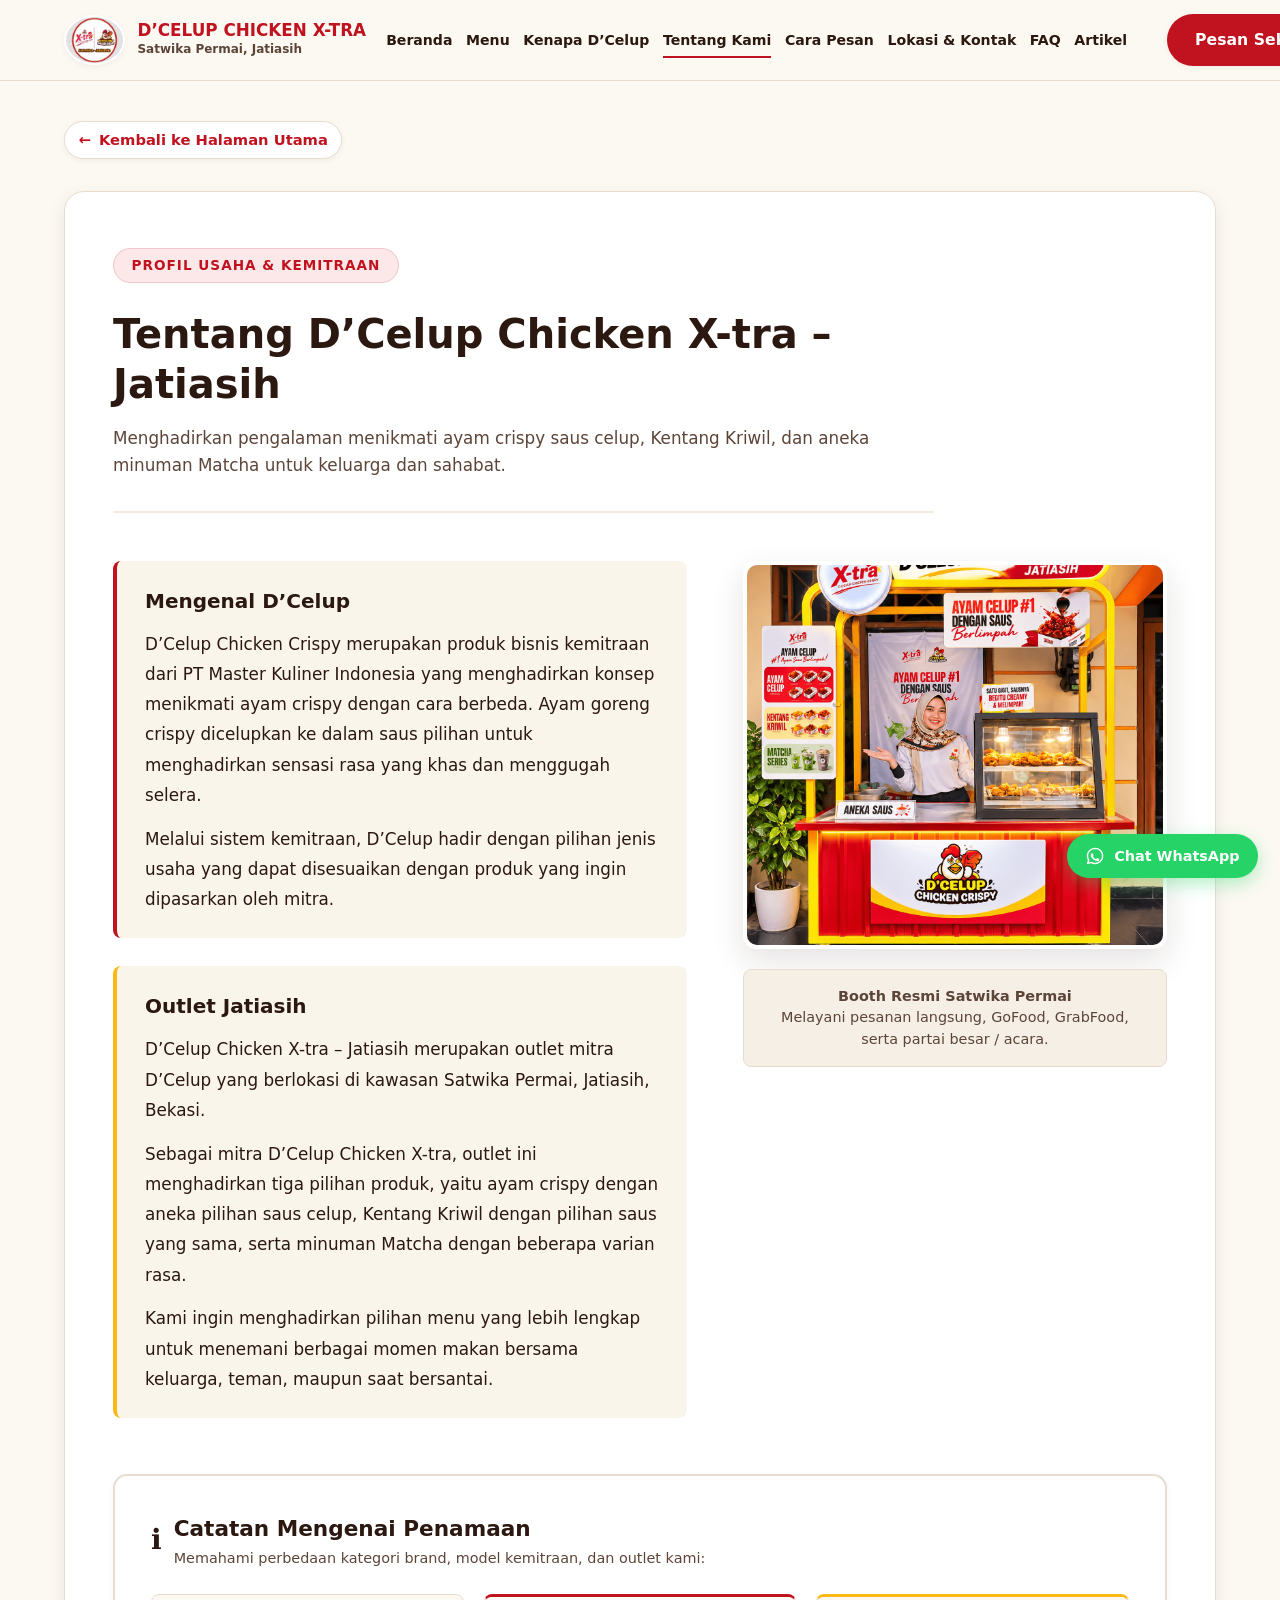
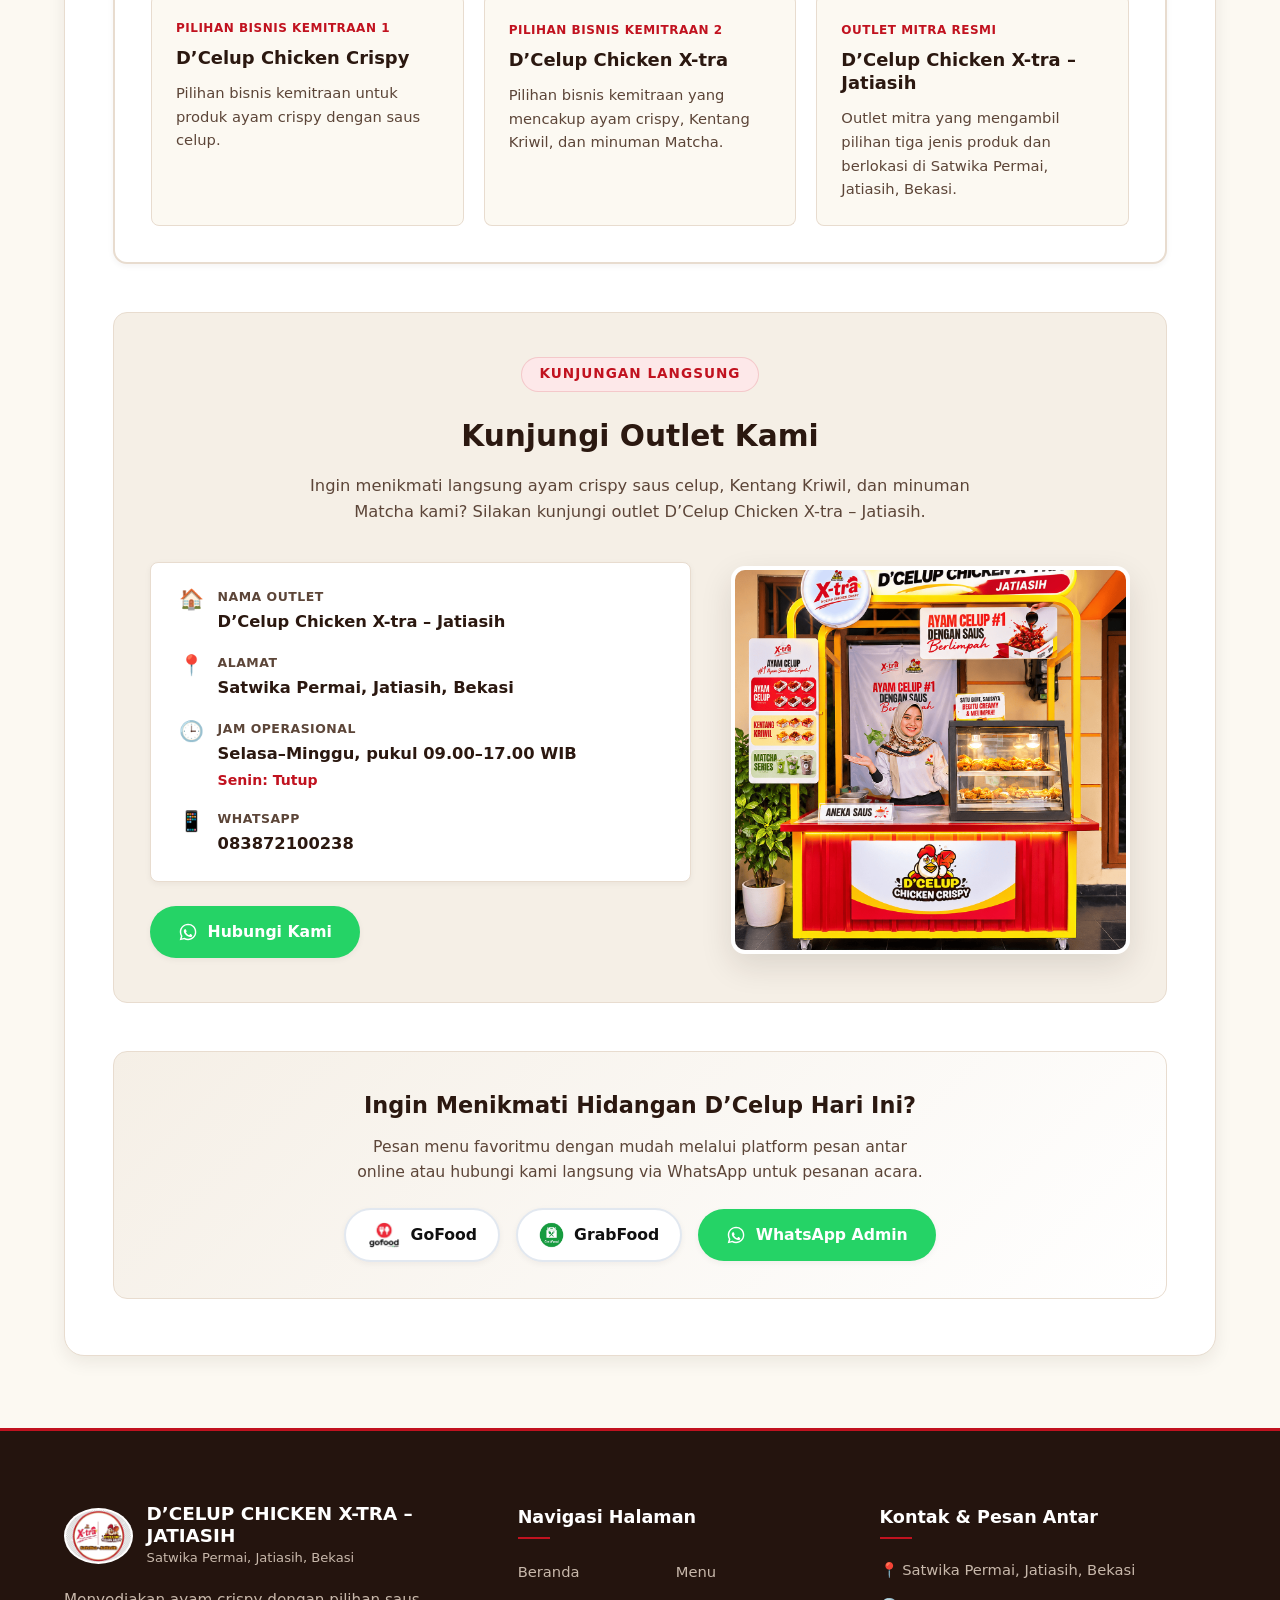
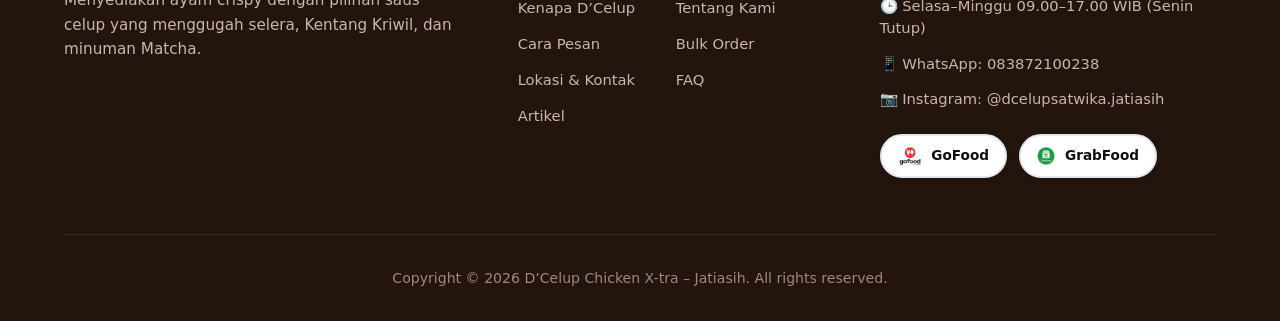
<file: dcelup-jatiasih/tentang-kami.html>
<!DOCTYPE html>
<html lang="id">
<head>
  <meta charset="UTF-8">
  <meta name="viewport" content="width=device-width, initial-scale=1.0">
  <title>Tentang Kami — D’Celup Chicken X-tra – Jatiasih</title>
  <meta name="description" content="Profil lengkap D’Celup Chicken X-tra – Jatiasih. Mengenal konsep ayam crispy saus celup, Kentang Kriwil, dan minuman Matcha di Satwika Permai, Jatiasih, Bekasi.">
  <link rel="canonical" href="https://dcelup-jatiasih.my.id/tentang-kami.html">
  
  <!-- Open Graph Meta -->
  <meta property="og:title" content="Tentang D’Celup Chicken X-tra – Jatiasih">
  <meta property="og:description" content="Mengenal D’Celup Chicken X-tra – Jatiasih, mitra kuliner PT Master Kuliner Indonesia di Satwika Permai, Jatiasih, Bekasi.">
  <meta property="og:type" content="website">
  <meta property="og:url" content="https://dcelup-jatiasih.my.id/tentang-kami.html">
  <meta property="og:image" content="assets/images/dcelup-jatiasih-outlet.jpg">

  <!-- Favicon -->
  <link rel="icon" type="image/png" href="assets/images/logo-dcelup-jatiasih.png">

  <!-- Stylesheet -->
  <link rel="stylesheet" href="assets/css/style.css">

  <style>
    .page-main {
      padding: 2.5rem 0 4.5rem;
    }

    .back-nav-bar {
      margin-bottom: 2rem;
    }

    .back-nav-link {
      display: inline-flex;
      align-items: center;
      gap: 0.5rem;
      font-size: 0.92rem;
      font-weight: 700;
      color: var(--color-red-primary);
      padding: 0.4rem 0.85rem;
      background: #FFFFFF;
      border: 1px solid var(--color-border);
      border-radius: var(--radius-full);
      box-shadow: var(--shadow-sm);
      transition: all var(--transition-fast);
    }

    .back-nav-link:hover {
      background-color: var(--color-red-light);
      transform: translateX(-3px);
    }

    .about-page-card {
      background: #FFFFFF;
      border: 1px solid var(--color-border);
      border-radius: var(--radius-lg);
      padding: 3.5rem 3rem;
      box-shadow: var(--shadow-md);
    }

    .about-header-block {
      max-width: 820px;
      margin-bottom: 3rem;
      border-bottom: 2px solid var(--color-border-light);
      padding-bottom: 2rem;
    }

    .about-main-title {
      font-size: 2.5rem;
      font-weight: 800;
      color: var(--color-text-dark);
      line-height: 1.25;
      margin: 0.75rem 0 1rem;
    }

    .about-content-layout {
      display: grid;
      grid-template-columns: 1.15fr 0.85fr;
      gap: 3.5rem;
      align-items: flex-start;
      margin-bottom: 3.5rem;
    }

    .about-text-body {
      display: flex;
      flex-direction: column;
      gap: 1.75rem;
    }

    .content-sub-block {
      background: var(--color-cream-subtle);
      border-left: 4px solid var(--color-red-primary);
      padding: 1.5rem 1.75rem;
      border-radius: var(--radius-sm);
    }

    .content-sub-title {
      font-size: 1.25rem;
      font-weight: 800;
      color: var(--color-text-dark);
      margin-bottom: 0.75rem;
    }

    .content-paragraph {
      font-size: 1.05rem;
      color: var(--color-text-dark);
      line-height: 1.8;
      margin-bottom: 0.85rem;
    }

    .content-paragraph:last-child {
      margin-bottom: 0;
    }

    .about-photo-wrapper {
      position: sticky;
      top: calc(var(--header-height) + 24px);
    }

    .outlet-card-frame {
      border-radius: var(--radius-md);
      overflow: hidden;
      border: 4px solid #FFFFFF;
      box-shadow: var(--shadow-lg);
      margin-bottom: 1.25rem;
    }

    .outlet-card-frame img {
      width: 100%;
      height: 380px;
      object-fit: cover;
    }

    .outlet-caption-box {
      background: var(--color-cream-soft);
      border: 1px solid var(--color-border);
      border-radius: var(--radius-sm);
      padding: 1rem 1.25rem;
      font-size: 0.9rem;
      color: var(--color-text-muted);
      line-height: 1.5;
      text-align: center;
    }

    /* Penjelasan Penamaan Box */
    .brand-distinction-section {
      background: #FFFFFF;
      border: 2px solid var(--color-border);
      border-radius: var(--radius-md);
      padding: 2.25rem;
      margin-bottom: 3rem;
      box-shadow: var(--shadow-sm);
    }

    .distinction-header {
      display: flex;
      align-items: center;
      gap: 0.75rem;
      margin-bottom: 1.5rem;
    }

    .distinction-icon {
      font-size: 1.75rem;
    }

    .distinction-title {
      font-size: 1.35rem;
      font-weight: 800;
      color: var(--color-text-dark);
    }

    .distinction-grid {
      display: grid;
      grid-template-columns: repeat(3, 1fr);
      gap: 1.25rem;
    }

    .distinction-card {
      background: var(--color-cream-bg);
      border: 1px solid var(--color-border);
      border-radius: var(--radius-sm);
      padding: 1.5rem;
      display: flex;
      flex-direction: column;
    }

    .distinction-card-tag {
      display: inline-block;
      font-size: 0.75rem;
      font-weight: 700;
      color: var(--color-red-primary);
      text-transform: uppercase;
      letter-spacing: 0.5px;
      margin-bottom: 0.5rem;
    }

    .distinction-card-name {
      font-size: 1.12rem;
      font-weight: 800;
      color: var(--color-text-dark);
      margin-bottom: 0.75rem;
      line-height: 1.3;
    }

    .distinction-card-desc {
      font-size: 0.92rem;
      color: var(--color-text-muted);
      line-height: 1.6;
    }

    /* CTA Bottom Bar */
    .about-bottom-cta {
      background: linear-gradient(135deg, var(--color-cream-soft) 0%, #FFFFFF 100%);
      border: 1px solid var(--color-border);
      border-radius: var(--radius-md);
      padding: 2.25rem 2rem;
      text-align: center;
    }

    .about-bottom-title {
      font-size: 1.4rem;
      font-weight: 800;
      color: var(--color-text-dark);
      margin-bottom: 0.6rem;
    }

    .about-bottom-desc {
      font-size: 0.98rem;
      color: var(--color-text-muted);
      max-width: 580px;
      margin: 0 auto 1.5rem;
    }

    /* Kunjungi Outlet Kami Section */
    .visit-outlet-section {
      background: var(--color-cream-soft);
      border: 1px solid var(--color-border);
      border-radius: var(--radius-md);
      padding: 2.75rem 2.25rem;
      margin-bottom: 3rem;
    }

    .visit-outlet-header {
      text-align: center;
      max-width: 680px;
      margin: 0 auto 2.25rem;
    }

    .visit-outlet-title {
      font-size: 1.85rem;
      font-weight: 800;
      color: var(--color-text-dark);
      margin: 0.5rem 0 0.75rem;
    }

    .visit-outlet-desc {
      font-size: 1.02rem;
      color: var(--color-text-muted);
      line-height: 1.65;
    }

    .visit-outlet-grid {
      display: grid;
      grid-template-columns: 1.15fr 0.85fr;
      gap: 2.5rem;
      align-items: center;
    }

    .outlet-info-card {
      background: #FFFFFF;
      border: 1px solid var(--color-border);
      border-radius: var(--radius-sm);
      padding: 1.5rem 1.75rem;
      display: flex;
      flex-direction: column;
      gap: 1.1rem;
      box-shadow: var(--shadow-sm);
      margin-bottom: 1.5rem;
    }

    .info-row {
      display: flex;
      align-items: flex-start;
      gap: 0.85rem;
    }

    .info-icon-badge {
      font-size: 1.25rem;
      line-height: 1;
      padding-top: 2px;
    }

    .info-sub-label {
      display: block;
      font-size: 0.78rem;
      font-weight: 700;
      color: var(--color-text-muted);
      text-transform: uppercase;
      letter-spacing: 0.5px;
    }

    .info-main-text {
      display: block;
      font-size: 1.02rem;
      color: var(--color-text-dark);
      margin-top: 2px;
    }

    .visit-actions-group {
      display: flex;
      flex-wrap: wrap;
      align-items: center;
      gap: 0.85rem;
    }

    @media (max-width: 992px) {
      .about-content-layout {
        grid-template-columns: 1fr;
        gap: 2.5rem;
      }

      .distinction-grid {
        grid-template-columns: 1fr;
        gap: 1rem;
      }

      .visit-outlet-grid {
        grid-template-columns: 1fr;
        gap: 2rem;
      }

      .visit-outlet-section {
        padding: 2rem 1.25rem;
      }

      .about-photo-wrapper {
        position: static;
      }

      .about-page-card {
        padding: 2.25rem 1.5rem;
      }

      .about-main-title {
        font-size: 1.95rem;
      }
    }
  </style>
</head>
<body>

  <!-- ==========================================================================
       HEADER & NAVIGATION
       ========================================================================== -->
  <header class="header" id="header">
    <div class="container header-container">
      <a href="index.html#hero" class="header-brand" aria-label="Beranda D’Celup Chicken X-tra Jatiasih">
        <img src="assets/images/logo-dcelup-jatiasih.png" alt="Logo resmi D’Celup Chicken X-tra Satwika Jatiasih" class="header-logo">
        <div class="brand-text-wrap">
          <span class="brand-title">D’CELUP CHICKEN X-TRA</span>
          <span class="brand-subtitle">Satwika Permai, Jatiasih</span>
        </div>
      </a>

      <!-- Desktop Nav -->
      <nav class="nav-desktop" aria-label="Navigasi Utama">
        <a href="index.html#hero" class="nav-link">Beranda</a>
        <a href="index.html#menu-kami" class="nav-link">Menu</a>
        <a href="index.html#kenapa-pilih" class="nav-link">Kenapa D’Celup</a>
        <a href="tentang-kami.html" class="nav-link active">Tentang Kami</a>
        <a href="index.html#cara-pemesanan" class="nav-link">Cara Pesan</a>
        <a href="index.html#lokasi-kontak" class="nav-link">Lokasi &amp; Kontak</a>
        <a href="index.html#faq" class="nav-link">FAQ</a>
        <a href="index.html#artikel" class="nav-link">Artikel</a>
      </nav>

      <div class="header-cta">
        <a href="index.html#cara-pemesanan" class="btn btn-primary">Pesan Sekarang</a>
      </div>

      <!-- Mobile Hamburger Button -->
      <button class="mobile-toggle" aria-label="Buka Menu Navigasi" aria-expanded="false">
        <span></span>
        <span></span>
        <span></span>
      </button>
    </div>

    <!-- Mobile Navigation Drawer -->
    <div class="nav-mobile" aria-label="Navigasi Mobile">
      <ul class="nav-mobile-list">
        <li><a href="index.html#hero" class="nav-mobile-link">Beranda</a></li>
        <li><a href="index.html#menu-kami" class="nav-mobile-link">Menu</a></li>
        <li><a href="index.html#kenapa-pilih" class="nav-mobile-link">Kenapa D’Celup</a></li>
        <li><a href="tentang-kami.html" class="nav-mobile-link">Tentang Kami</a></li>
        <li><a href="index.html#cara-pemesanan" class="nav-mobile-link">Cara Pesan</a></li>
        <li><a href="index.html#lokasi-kontak" class="nav-mobile-link">Lokasi &amp; Kontak</a></li>
        <li><a href="index.html#faq" class="nav-mobile-link">FAQ</a></li>
        <li><a href="index.html#artikel" class="nav-mobile-link">Artikel</a></li>
      </ul>
    </div>
  </header>

  <!-- ==========================================================================
       MAIN CONTENT: TENTANG KAMI
       ========================================================================== -->
  <main class="page-main">
    <div class="container">
      
      <!-- Navigasi Kembali ke Halaman Utama -->
      <div class="back-nav-bar">
        <a href="index.html" class="back-nav-link">
          <span>&larr;</span>
          <span>Kembali ke Halaman Utama</span>
        </a>
      </div>

      <article class="about-page-card">
        <!-- Header Halaman -->
        <header class="about-header-block">
          <span class="badge-tag">Profil Usaha &amp; Kemitraan</span>
          <h1 class="about-main-title">Tentang D’Celup Chicken X-tra – Jatiasih</h1>
          <p style="font-size: 1.05rem; color: var(--color-text-muted);">
            Menghadirkan pengalaman menikmati ayam crispy saus celup, Kentang Kriwil, dan aneka minuman Matcha untuk keluarga dan sahabat.
          </p>
        </header>

        <!-- Layout Konten & Foto -->
        <div class="about-content-layout">
          <!-- Kolom Teks Utama -->
          <div class="about-text-body">
            
            <!-- Paragraf 1 – Mengenal D’Celup -->
            <div class="content-sub-block">
              <h2 class="content-sub-title">Mengenal D’Celup</h2>
              <p class="content-paragraph">
                D’Celup Chicken Crispy merupakan produk bisnis kemitraan dari PT Master Kuliner Indonesia yang menghadirkan konsep menikmati ayam crispy dengan cara berbeda. Ayam goreng crispy dicelupkan ke dalam saus pilihan untuk menghadirkan sensasi rasa yang khas dan menggugah selera.
              </p>
              <p class="content-paragraph">
                Melalui sistem kemitraan, D’Celup hadir dengan pilihan jenis usaha yang dapat disesuaikan dengan produk yang ingin dipasarkan oleh mitra.
              </p>
            </div>

            <!-- Paragraf 2 – Outlet Jatiasih -->
            <div class="content-sub-block" style="border-left-color: var(--color-yellow);">
              <h2 class="content-sub-title">Outlet Jatiasih</h2>
              <p class="content-paragraph">
                D’Celup Chicken X-tra – Jatiasih merupakan outlet mitra D’Celup yang berlokasi di kawasan Satwika Permai, Jatiasih, Bekasi.
              </p>
              <p class="content-paragraph">
                Sebagai mitra D’Celup Chicken X-tra, outlet ini menghadirkan tiga pilihan produk, yaitu ayam crispy dengan aneka pilihan saus celup, Kentang Kriwil dengan pilihan saus yang sama, serta minuman Matcha dengan beberapa varian rasa.
              </p>
              <p class="content-paragraph">
                Kami ingin menghadirkan pilihan menu yang lebih lengkap untuk menemani berbagai momen makan bersama keluarga, teman, maupun saat bersantai.
              </p>
            </div>

          </div>

          <!-- Kolom Foto Outlet -->
          <div class="about-photo-wrapper">
            <div class="outlet-card-frame">
              <img src="assets/images/dcelup-jatiasih-outlet.jpg" alt="Foto booth resmi D’Celup Chicken X-tra di Satwika Permai, Jatiasih, Bekasi">
            </div>
            <div class="outlet-caption-box">
              <strong>Booth Resmi Satwika Permai</strong><br>
              Melayani pesanan langsung, GoFood, GrabFood, serta partai besar / acara.
            </div>
          </div>
        </div>

        <!-- Penjelasan Mengenai Penamaan -->
        <section class="brand-distinction-section" aria-label="Catatan Mengenai Penamaan Bisnis">
          <div class="distinction-header">
            <span class="distinction-icon">ℹ️</span>
            <div>
              <h2 class="distinction-title">Catatan Mengenai Penamaan</h2>
              <p style="font-size: 0.9rem; color: var(--color-text-muted);">
                Memahami perbedaan kategori brand, model kemitraan, dan outlet kami:
              </p>
            </div>
          </div>

          <div class="distinction-grid">
            <!-- Box 1 -->
            <div class="distinction-card">
              <span class="distinction-card-tag">Pilihan Bisnis Kemitraan 1</span>
              <h3 class="distinction-card-name">D’Celup Chicken Crispy</h3>
              <p class="distinction-card-desc">
                Pilihan bisnis kemitraan untuk produk ayam crispy dengan saus celup.
              </p>
            </div>

            <!-- Box 2 -->
            <div class="distinction-card" style="border-top: 3px solid var(--color-red-primary);">
              <span class="distinction-card-tag">Pilihan Bisnis Kemitraan 2</span>
              <h3 class="distinction-card-name">D’Celup Chicken X-tra</h3>
              <p class="distinction-card-desc">
                Pilihan bisnis kemitraan yang mencakup ayam crispy, Kentang Kriwil, dan minuman Matcha.
              </p>
            </div>

            <!-- Box 3 -->
            <div class="distinction-card" style="border-top: 3px solid var(--color-yellow);">
              <span class="distinction-card-tag">Outlet Mitra Resmi</span>
              <h3 class="distinction-card-name">D’Celup Chicken X-tra – Jatiasih</h3>
              <p class="distinction-card-desc">
                Outlet mitra yang mengambil pilihan tiga jenis produk dan berlokasi di Satwika Permai, Jatiasih, Bekasi.
              </p>
            </div>
          </div>
        </section>

        <!-- ====================================================================
             BAGIAN: KUNJUNGI OUTLET KAMI
             ==================================================================== -->
        <section class="visit-outlet-section" aria-label="Informasi Kunjungan Outlet">
          <div class="visit-outlet-header">
            <span class="badge-tag">Kunjungan Langsung</span>
            <h2 class="visit-outlet-title">Kunjungi Outlet Kami</h2>
            <p class="visit-outlet-desc">
              Ingin menikmati langsung ayam crispy saus celup, Kentang Kriwil, dan minuman Matcha kami? Silakan kunjungi outlet D’Celup Chicken X-tra – Jatiasih.
            </p>
          </div>

          <div class="visit-outlet-grid">
            <!-- Kolom Informasi Outlet -->
            <div class="visit-info-col">
              <div class="outlet-info-card">
                <div class="info-row">
                  <span class="info-icon-badge">🏠</span>
                  <div>
                    <span class="info-sub-label">Nama Outlet</span>
                    <strong class="info-main-text">D’Celup Chicken X-tra – Jatiasih</strong>
                  </div>
                </div>

                <div class="info-row">
                  <span class="info-icon-badge">📍</span>
                  <div>
                    <span class="info-sub-label">Alamat</span>
                    <strong class="info-main-text">Satwika Permai, Jatiasih, Bekasi</strong>
                  </div>
                </div>

                <div class="info-row">
                  <span class="info-icon-badge">🕒</span>
                  <div>
                    <span class="info-sub-label">Jam Operasional</span>
                    <strong class="info-main-text">Selasa–Minggu, pukul 09.00–17.00 WIB</strong>
                    <div style="font-size: 0.88rem; color: var(--color-red-primary); font-weight: 700; margin-top: 2px;">Senin: Tutup</div>
                  </div>
                </div>

                <div class="info-row">
                  <span class="info-icon-badge">📱</span>
                  <div>
                    <span class="info-sub-label">WhatsApp</span>
                    <strong class="info-main-text">083872100238</strong>
                  </div>
                </div>
              </div>

              <!-- Tombol Aksi -->
              <div class="visit-actions-group">
                <a href="https://wa.me/6283872100238" target="_blank" rel="noopener noreferrer" class="btn btn-whatsapp">
                  <svg class="wa-icon-svg" viewBox="0 0 24 24">
                    <path d="M12.04 2c-5.46 0-9.91 4.45-9.91 9.91 0 1.75.46 3.45 1.32 4.95L2.05 22l5.25-1.38c1.45.79 3.08 1.21 4.74 1.21 5.46 0 9.91-4.45 9.91-9.91 0-2.65-1.03-5.14-2.9-7.01A9.816 9.816 0 0012.04 2zm.01 1.67c4.54 0 8.24 3.7 8.24 8.24 0 2.2-.86 4.28-2.42 5.83a8.188 8.188 0 01-5.82 2.41c-1.45 0-2.88-.38-4.14-1.11l-.3-.18-3.08.81.82-3-.2-.31a8.14 8.14 0 01-1.25-4.45c0-4.54 3.7-8.24 8.25-8.24zm4.52 11.66c-.25-.13-1.47-.72-1.7-.81-.23-.08-.39-.13-.56.13-.17.25-.64.81-.79.97-.14.17-.29.19-.54.06-.25-.13-1.06-.39-2.02-1.24-.74-.66-1.25-1.48-1.39-1.73-.14-.25-.02-.39.11-.51.11-.11.25-.29.37-.44.13-.14.17-.25.25-.42.08-.17.04-.31-.02-.44-.06-.13-.56-1.34-.76-1.84-.2-.48-.4-.42-.56-.43h-.47c-.17 0-.44.06-.67.31-.23.25-.88.86-.88 2.1 0 1.24.9 2.44 1.03 2.61.13.17 1.78 2.71 4.3 3.8 2.53 1.09 2.53.73 2.99.69.45-.04 1.47-.6 1.68-1.18.2-.59.2-1.09.14-1.18-.06-.09-.23-.15-.48-.27z"/>
                  </svg>
                  <span>Hubungi Kami</span>
                </a>
              </div>
            </div>

            <!-- Kolom Visual Outlet -->
            <div class="visit-visual-col">
              <div class="outlet-card-frame" style="margin-bottom: 0;">
                <img src="assets/images/dcelup-jatiasih-outlet.jpg" alt="Foto booth resmi D’Celup Chicken X-tra di Satwika Permai, Jatiasih, Bekasi">
              </div>
            </div>
          </div>
        </section>

        <!-- CTA Pemesanan -->
        <div class="about-bottom-cta">
          <h2 class="about-bottom-title">Ingin Menikmati Hidangan D’Celup Hari Ini?</h2>
          <p class="about-bottom-desc">
            Pesan menu favoritmu dengan mudah melalui platform pesan antar online atau hubungi kami langsung via WhatsApp untuk pesanan acara.
          </p>
          <div style="display: flex; justify-content: center; align-items: center; gap: 1rem; flex-wrap: wrap;">
            <a href="https://gofood.link/a/TvC73aS" target="_blank" rel="noopener noreferrer" class="btn btn-gofood">
              <img src="assets/images/logo-gofood.jpg" alt="Logo GoFood" class="partner-logo-img">
              <span>GoFood</span>
            </a>
            <a href="http://bit.ly/3QVGZlL" target="_blank" rel="noopener noreferrer" class="btn btn-grabfood">
              <img src="assets/images/logo-grabfood.jpg" alt="Logo GrabFood" class="partner-logo-img">
              <span>GrabFood</span>
            </a>
            <a href="https://wa.me/6283872100238?text=Hallo%20Admin%20D%E2%80%99Celup%20Chicken%20X-tra%20%E2%80%93%20Jatiasih.%20Saya%20ingin%20bertanya%20mengenai%20pemesanan%20untuk%20acara%2Fjumlah%20besar.%20Mohon%20informasi%20lebih%20lanjut." target="_blank" rel="noopener noreferrer" class="btn btn-whatsapp">
              <svg class="wa-icon-svg" viewBox="0 0 24 24">
                <path d="M12.04 2c-5.46 0-9.91 4.45-9.91 9.91 0 1.75.46 3.45 1.32 4.95L2.05 22l5.25-1.38c1.45.79 3.08 1.21 4.74 1.21 5.46 0 9.91-4.45 9.91-9.91 0-2.65-1.03-5.14-2.9-7.01A9.816 9.816 0 0012.04 2zm.01 1.67c4.54 0 8.24 3.7 8.24 8.24 0 2.2-.86 4.28-2.42 5.83a8.188 8.188 0 01-5.82 2.41c-1.45 0-2.88-.38-4.14-1.11l-.3-.18-3.08.81.82-3-.2-.31a8.14 8.14 0 01-1.25-4.45c0-4.54 3.7-8.24 8.25-8.24zm4.52 11.66c-.25-.13-1.47-.72-1.7-.81-.23-.08-.39-.13-.56.13-.17.25-.64.81-.79.97-.14.17-.29.19-.54.06-.25-.13-1.06-.39-2.02-1.24-.74-.66-1.25-1.48-1.39-1.73-.14-.25-.02-.39.11-.51.11-.11.25-.29.37-.44.13-.14.17-.25.25-.42.08-.17.04-.31-.02-.44-.06-.13-.56-1.34-.76-1.84-.2-.48-.4-.42-.56-.43h-.47c-.17 0-.44.06-.67.31-.23.25-.88.86-.88 2.1 0 1.24.9 2.44 1.03 2.61.13.17 1.78 2.71 4.3 3.8 2.53 1.09 2.53.73 2.99.69.45-.04 1.47-.6 1.68-1.18.2-.59.2-1.09.14-1.18-.06-.09-.23-.15-.48-.27z"/>
              </svg>
              <span>WhatsApp Admin</span>
            </a>
          </div>
        </div>

      </article>
    </div>
  </main>

  <!-- ==========================================================================
       FOOTER
       ========================================================================== -->
  <footer class="footer" id="footer">
    <div class="container">
      <div class="footer-grid">
        <!-- Kolom 1: Brand & Deskripsi -->
        <div class="footer-col-brand">
          <div class="footer-logo-row">
            <img src="assets/images/logo-dcelup-jatiasih.png" alt="Logo resmi D’Celup Chicken X-tra Jatiasih" class="footer-logo-img">
            <div>
              <div class="footer-brand-title">D’CELUP CHICKEN X-TRA – JATIASIH</div>
              <div style="font-size: 0.82rem; color: #C8B8AB;">Satwika Permai, Jatiasih, Bekasi</div>
            </div>
          </div>
          <p class="footer-brand-desc">
            Menyediakan ayam crispy dengan pilihan saus celup yang menggugah selera, Kentang Kriwil, dan minuman Matcha.
          </p>
        </div>

        <!-- Kolom 2: Navigasi Seluruh Bagian -->
        <div class="footer-col-nav">
          <h3 class="footer-heading">Navigasi Halaman</h3>
          <ul class="footer-links-list">
            <li class="footer-link-item"><a href="index.html#hero">Beranda</a></li>
            <li class="footer-link-item"><a href="index.html#menu-kami">Menu</a></li>
            <li class="footer-link-item"><a href="index.html#kenapa-pilih">Kenapa D’Celup</a></li>
            <li class="footer-link-item"><a href="tentang-kami.html">Tentang Kami</a></li>
            <li class="footer-link-item"><a href="index.html#cara-pemesanan">Cara Pesan</a></li>
            <li class="footer-link-item"><a href="index.html#bulk-order">Bulk Order</a></li>
            <li class="footer-link-item"><a href="index.html#lokasi-kontak">Lokasi &amp; Kontak</a></li>
            <li class="footer-link-item"><a href="index.html#faq">FAQ</a></li>
            <li class="footer-link-item"><a href="index.html#artikel">Artikel</a></li>
          </ul>
        </div>

        <!-- Kolom 3: Kontak & Pemesanan -->
        <div class="footer-col-contact">
          <h3 class="footer-heading">Kontak &amp; Pesan Antar</h3>
          <ul class="footer-contact-list">
            <li class="footer-contact-item">
              <span>📍 Satwika Permai, Jatiasih, Bekasi</span>
            </li>
            <li class="footer-contact-item">
              <span>🕒 Selasa–Minggu 09.00–17.00 WIB (Senin Tutup)</span>
            </li>
            <li class="footer-contact-item">
              <span>📱 WhatsApp: <a href="https://wa.me/6283872100238" target="_blank" rel="noopener noreferrer">083872100238</a></span>
            </li>
            <li class="footer-contact-item">
              <span>📷 Instagram: <a href="https://www.instagram.com/dcelupsatwika.jatiasih/" target="_blank" rel="noopener noreferrer">@dcelupsatwika.jatiasih</a></span>
            </li>
          </ul>

          <div class="footer-order-links">
            <a href="https://gofood.link/a/TvC73aS" target="_blank" rel="noopener noreferrer" class="btn btn-gofood" style="padding: 0.55rem 1rem; font-size: 0.85rem;">
              <img src="assets/images/logo-gofood.jpg" alt="GoFood" class="partner-logo-img" style="height: 20px;">
              <span>GoFood</span>
            </a>
            <a href="http://bit.ly/3QVGZlL" target="_blank" rel="noopener noreferrer" class="btn btn-grabfood" style="padding: 0.55rem 1rem; font-size: 0.85rem;">
              <img src="assets/images/logo-grabfood.jpg" alt="GrabFood" class="partner-logo-img" style="height: 20px;">
              <span>GrabFood</span>
            </a>
          </div>
        </div>
      </div>

      <div class="footer-bottom">
        Copyright &copy; 2026 D’Celup Chicken X-tra – Jatiasih. All rights reserved.
      </div>
    </div>
  </footer>

  <!-- Floating WhatsApp Order Button -->
  <a href="https://wa.me/6283872100238?text=Hallo%20Admin%20D%E2%80%99Celup%20Chicken%20X-tra%20%E2%80%93%20Jatiasih.%20Saya%20ingin%20bertanya%20mengenai%20pemesanan%20untuk%20acara%2Fjumlah%20besar.%20Mohon%20informasi%20lebih%20lanjut." target="_blank" rel="noopener noreferrer" class="floating-wa-btn" aria-label="Hubungi Admin D’Celup Jatiasih via WhatsApp">
    <svg class="wa-icon-svg" viewBox="0 0 24 24">
      <path d="M12.04 2c-5.46 0-9.91 4.45-9.91 9.91 0 1.75.46 3.45 1.32 4.95L2.05 22l5.25-1.38c1.45.79 3.08 1.21 4.74 1.21 5.46 0 9.91-4.45 9.91-9.91 0-2.65-1.03-5.14-2.9-7.01A9.816 9.816 0 0012.04 2zm.01 1.67c4.54 0 8.24 3.7 8.24 8.24 0 2.2-.86 4.28-2.42 5.83a8.188 8.188 0 01-5.82 2.41c-1.45 0-2.88-.38-4.14-1.11l-.3-.18-3.08.81.82-3-.2-.31a8.14 8.14 0 01-1.25-4.45c0-4.54 3.7-8.24 8.25-8.24zm4.52 11.66c-.25-.13-1.47-.72-1.7-.81-.23-.08-.39-.13-.56.13-.17.25-.64.81-.79.97-.14.17-.29.19-.54.06-.25-.13-1.06-.39-2.02-1.24-.74-.66-1.25-1.48-1.39-1.73-.14-.25-.02-.39.11-.51.11-.11.25-.29.37-.44.13-.14.17-.25.25-.42.08-.17.04-.31-.02-.44-.06-.13-.56-1.34-.76-1.84-.2-.48-.4-.42-.56-.43h-.47c-.17 0-.44.06-.67.31-.23.25-.88.86-.88 2.1 0 1.24.9 2.44 1.03 2.61.13.17 1.78 2.71 4.3 3.8 2.53 1.09 2.53.73 2.99.69.45-.04 1.47-.6 1.68-1.18.2-.59.2-1.09.14-1.18-.06-.09-.23-.15-.48-.27z"/>
    </svg>
    <span class="wa-text">Chat WhatsApp</span>
  </a>

  <!-- JavaScript -->
  <script src="assets/js/script.js"></script>
</body>
</html>
</file>
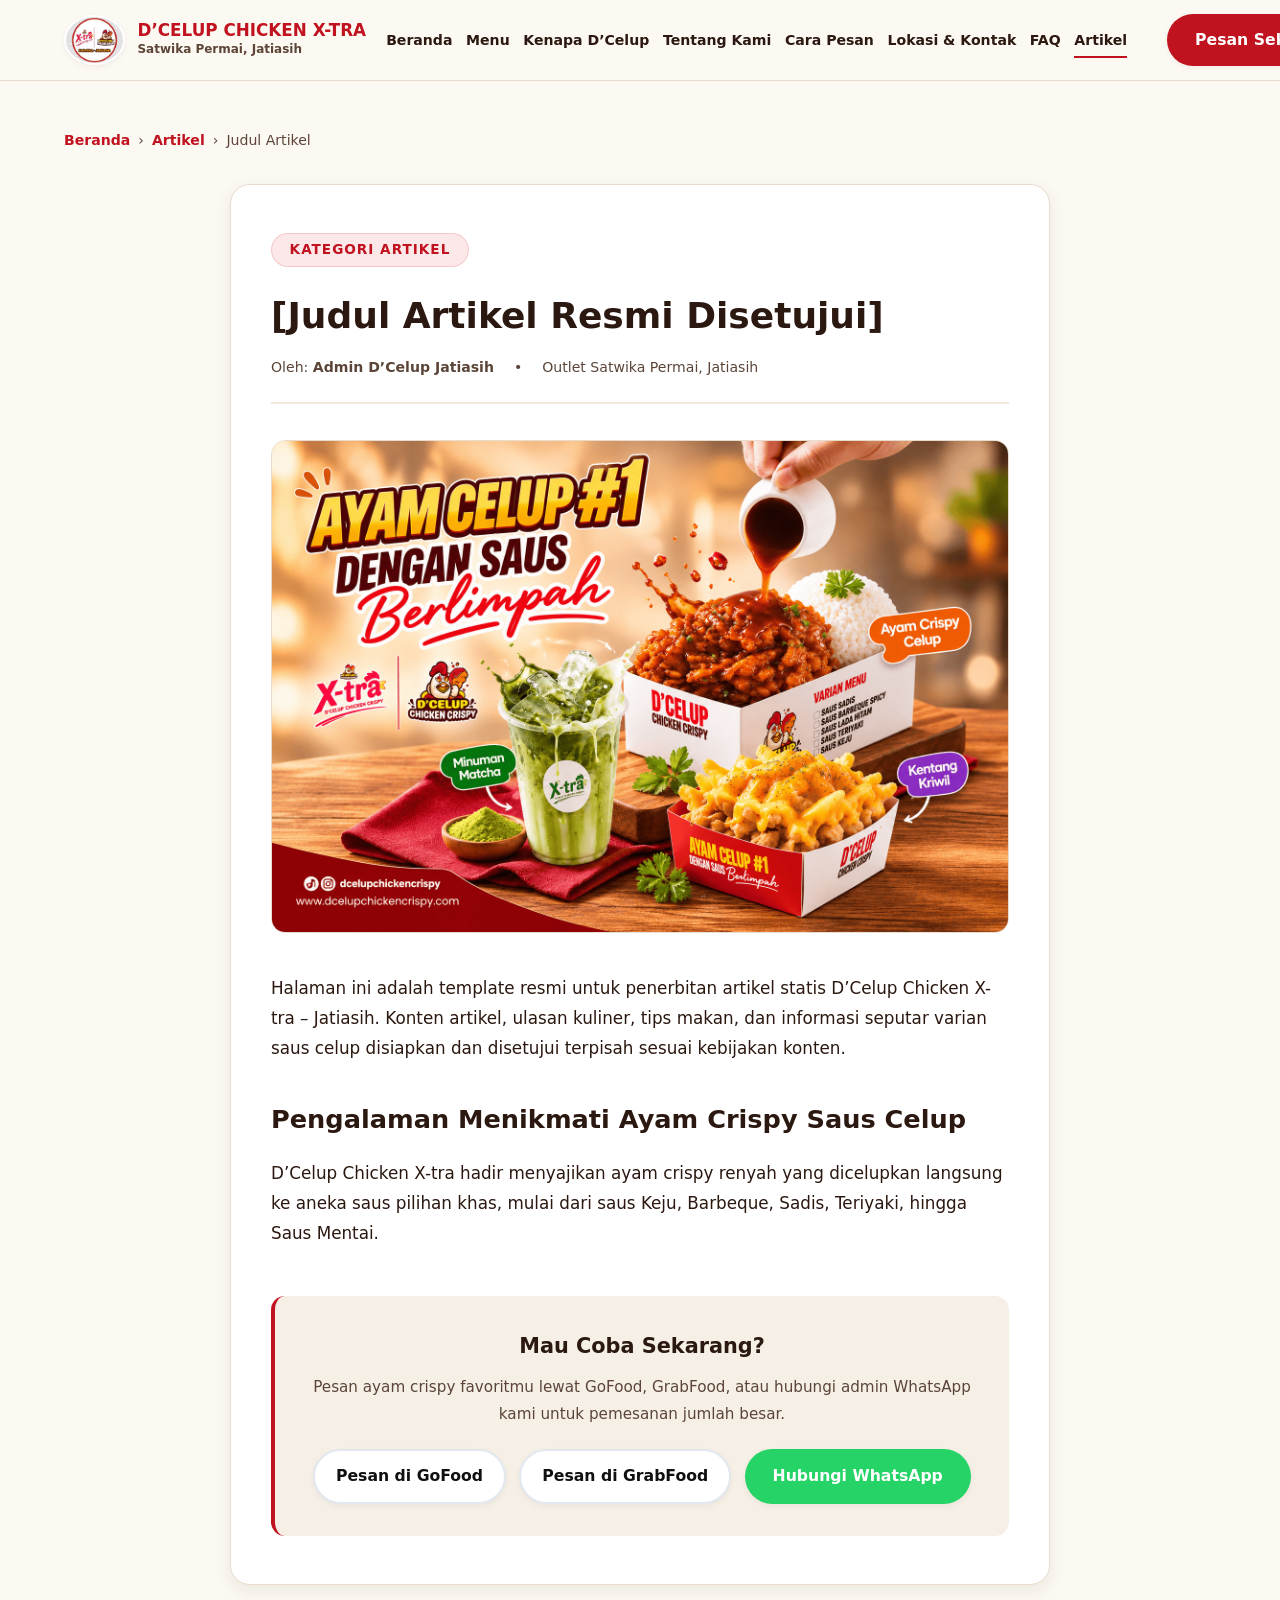
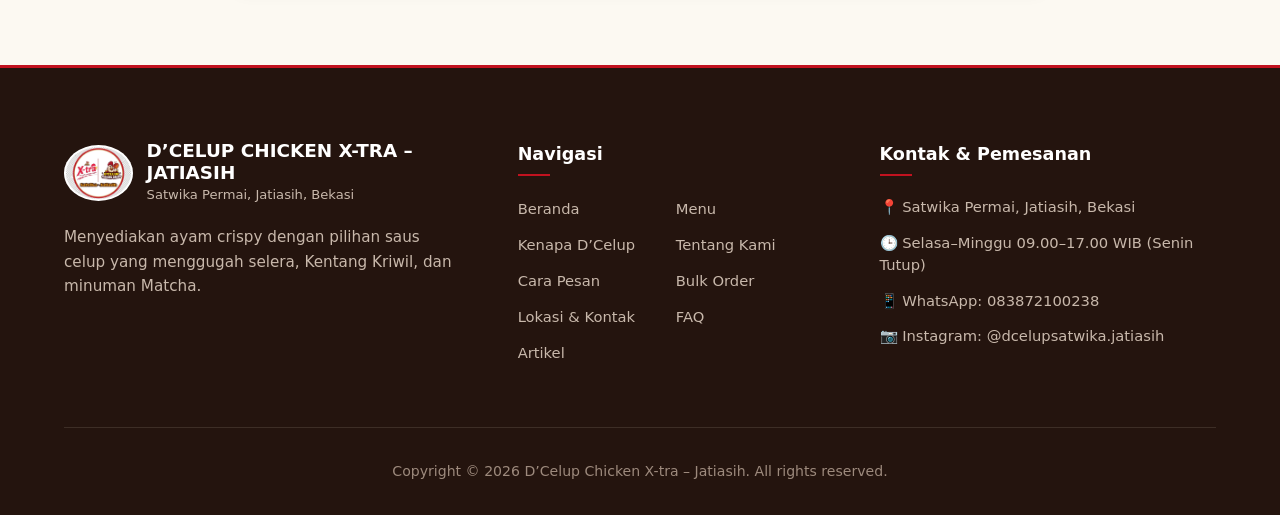
<file: dcelup-jatiasih/artikel/template-artikel.html>
<!DOCTYPE html>
<html lang="id">
<head>
  <meta charset="UTF-8">
  <meta name="viewport" content="width=device-width, initial-scale=1.0">
  <title>Template Artikel — D’Celup Chicken X-tra – Jatiasih</title>
  <meta name="description" content="Template halaman artikel resmi D’Celup Chicken X-tra – Jatiasih, menyajikan informasi, tips kuliner, dan ulasan ayam crispy saus celup.">
  <link rel="stylesheet" href="../assets/css/style.css">
  <link rel="icon" type="image/png" href="../assets/images/logo-dcelup-jatiasih.png">
  <style>
    .article-page {
      padding: 3rem 0 5rem;
    }
    .breadcrumb {
      display: flex;
      align-items: center;
      gap: 0.5rem;
      font-size: 0.88rem;
      color: var(--color-text-muted);
      margin-bottom: 2rem;
    }
    .breadcrumb a {
      color: var(--color-red-primary);
      font-weight: 600;
    }
    .article-content-wrapper {
      max-width: 820px;
      margin: 0 auto;
      background: #FFFFFF;
      padding: 3rem 2.5rem;
      border-radius: var(--radius-lg);
      border: 1px solid var(--color-border);
      box-shadow: var(--shadow-md);
    }
    .article-header {
      margin-bottom: 2.25rem;
      padding-bottom: 1.5rem;
      border-bottom: 2px solid var(--color-border-light);
    }
    .article-page-title {
      font-size: 2.25rem;
      font-weight: 800;
      color: var(--color-text-dark);
      line-height: 1.3;
      margin: 0.75rem 0 1rem;
    }
    .article-meta {
      display: flex;
      align-items: center;
      gap: 1.25rem;
      font-size: 0.88rem;
      color: var(--color-text-muted);
    }
    .article-featured-media {
      margin-bottom: 2.5rem;
      border-radius: var(--radius-md);
      overflow: hidden;
      border: 1px solid var(--color-border);
    }
    .article-body-text {
      font-size: 1.05rem;
      line-height: 1.8;
      color: var(--color-text-dark);
    }
    .article-body-text p {
      margin-bottom: 1.5rem;
    }
    .article-body-text h2 {
      font-size: 1.6rem;
      font-weight: 800;
      color: var(--color-text-dark);
      margin: 2rem 0 1rem;
    }
    .article-body-text ul {
      margin: 1rem 0 1.5rem 1.5rem;
    }
    .article-body-text li {
      margin-bottom: 0.5rem;
    }
    .article-cta-box {
      margin-top: 3rem;
      padding: 2rem;
      background: var(--color-cream-soft);
      border-left: 4px solid var(--color-red-primary);
      border-radius: var(--radius-md);
      text-align: center;
    }
    @media (max-width: 640px) {
      .article-content-wrapper {
        padding: 1.75rem 1.25rem;
      }
      .article-page-title {
        font-size: 1.75rem;
      }
    }
  </style>
</head>
<body>

  <!-- Header -->
  <header class="header">
    <div class="container header-container">
      <a href="../index.html" class="header-brand" aria-label="Beranda D’Celup Chicken X-tra Jatiasih">
        <img src="../assets/images/logo-dcelup-jatiasih.png" alt="Logo D’Celup Chicken X-tra Jatiasih" class="header-logo">
        <div class="brand-text-wrap">
          <span class="brand-title">D’CELUP CHICKEN X-TRA</span>
          <span class="brand-subtitle">Satwika Permai, Jatiasih</span>
        </div>
      </a>

      <nav class="nav-desktop" aria-label="Navigasi Utama">
        <a href="../index.html#hero" class="nav-link">Beranda</a>
        <a href="../index.html#menu-kami" class="nav-link">Menu</a>
        <a href="../index.html#kenapa-pilih" class="nav-link">Kenapa D’Celup</a>
        <a href="../tentang-kami.html" class="nav-link">Tentang Kami</a>
        <a href="../index.html#cara-pemesanan" class="nav-link">Cara Pesan</a>
        <a href="../index.html#lokasi-kontak" class="nav-link">Lokasi &amp; Kontak</a>
        <a href="../index.html#faq" class="nav-link">FAQ</a>
        <a href="../index.html#artikel" class="nav-link active">Artikel</a>
      </nav>

      <div class="header-cta">
        <a href="../index.html#cara-pemesanan" class="btn btn-primary">Pesan Sekarang</a>
      </div>

      <button class="mobile-toggle" aria-label="Buka Menu Navigasi" aria-expanded="false">
        <span></span>
        <span></span>
        <span></span>
      </button>
    </div>

    <!-- Mobile Nav -->
    <div class="nav-mobile">
      <ul class="nav-mobile-list">
        <li><a href="../index.html#hero" class="nav-mobile-link">Beranda</a></li>
        <li><a href="../index.html#menu-kami" class="nav-mobile-link">Menu</a></li>
        <li><a href="../index.html#kenapa-pilih" class="nav-mobile-link">Kenapa D’Celup</a></li>
        <li><a href="../tentang-kami.html" class="nav-mobile-link">Tentang Kami</a></li>
        <li><a href="../index.html#cara-pemesanan" class="nav-mobile-link">Cara Pesan</a></li>
        <li><a href="../index.html#lokasi-kontak" class="nav-mobile-link">Lokasi &amp; Kontak</a></li>
        <li><a href="../index.html#faq" class="nav-mobile-link">FAQ</a></li>
        <li><a href="../index.html#artikel" class="nav-mobile-link">Artikel</a></li>
      </ul>
    </div>
  </header>

  <!-- Main Article Body -->
  <main class="article-page">
    <div class="container">
      <div class="breadcrumb">
        <a href="../index.html">Beranda</a>
        <span>&rsaquo;</span>
        <a href="../index.html#artikel">Artikel</a>
        <span>&rsaquo;</span>
        <span>Judul Artikel</span>
      </div>

      <article class="article-content-wrapper">
        <header class="article-header">
          <span class="badge-tag">Kategori Artikel</span>
          <h1 class="article-page-title">[Judul Artikel Resmi Disetujui]</h1>
          <div class="article-meta">
            <span>Oleh: <strong>Admin D’Celup Jatiasih</strong></span>
            <span>&bull;</span>
            <span>Outlet Satwika Permai, Jatiasih</span>
          </div>
        </header>

        <div class="article-featured-media">
          <img src="../assets/images/hero-dcelup-chicken-xtra-jatiasih.png" alt="Ilustrasi artikel D’Celup Chicken X-tra Jatiasih" class="article-featured-img">
        </div>

        <div class="article-body-text">
          <p>
            Halaman ini adalah template resmi untuk penerbitan artikel statis D’Celup Chicken X-tra – Jatiasih. 
            Konten artikel, ulasan kuliner, tips makan, dan informasi seputar varian saus celup disiapkan dan disetujui terpisah sesuai kebijakan konten.
          </p>

          <h2>Pengalaman Menikmati Ayam Crispy Saus Celup</h2>
          <p>
            D’Celup Chicken X-tra hadir menyajikan ayam crispy renyah yang dicelupkan langsung ke aneka saus pilihan khas, 
            mulai dari saus Keju, Barbeque, Sadis, Teriyaki, hingga Saus Mentai.
          </p>

          <div class="article-cta-box">
            <h3 style="font-size: 1.3rem; font-weight: 800; color: var(--color-text-dark); margin-bottom: 0.5rem;">Mau Coba Sekarang?</h3>
            <p style="font-size: 0.95rem; color: var(--color-text-muted); margin-bottom: 1.25rem;">
              Pesan ayam crispy favoritmu lewat GoFood, GrabFood, atau hubungi admin WhatsApp kami untuk pemesanan jumlah besar.
            </p>
            <div style="display: flex; justify-content: center; gap: 0.85rem; flex-wrap: wrap;">
              <a href="https://gofood.link/a/TvC73aS" target="_blank" rel="noopener noreferrer" class="btn btn-gofood">Pesan di GoFood</a>
              <a href="http://bit.ly/3QVGZlL" target="_blank" rel="noopener noreferrer" class="btn btn-grabfood">Pesan di GrabFood</a>
              <a href="https://wa.me/6283872100238?text=Hallo%20Admin%20D%E2%80%99Celup%20Chicken%20X-tra%20%E2%80%93%20Jatiasih.%20Saya%20ingin%20bertanya%20mengenai%20pemesanan%20untuk%20acara%2Fjumlah%20besar.%20Mohon%20informasi%20lebih%20lanjut." target="_blank" rel="noopener noreferrer" class="btn btn-whatsapp">Hubungi WhatsApp</a>
            </div>
          </div>
        </div>
      </article>
    </div>
  </main>

  <!-- Footer -->
  <footer class="footer">
    <div class="container">
      <div class="footer-grid">
        <div class="footer-col-brand">
          <div class="footer-logo-row">
            <img src="../assets/images/logo-dcelup-jatiasih.png" alt="Logo D’Celup Jatiasih" class="footer-logo-img">
            <div>
              <div class="footer-brand-title">D’CELUP CHICKEN X-TRA – JATIASIH</div>
              <div style="font-size: 0.82rem; color: #C8B8AB;">Satwika Permai, Jatiasih, Bekasi</div>
            </div>
          </div>
          <p class="footer-brand-desc">Menyediakan ayam crispy dengan pilihan saus celup yang menggugah selera, Kentang Kriwil, dan minuman Matcha.</p>
        </div>

        <div class="footer-col-nav">
          <div class="footer-heading">Navigasi</div>
          <ul class="footer-links-list">
            <li class="footer-link-item"><a href="../index.html#hero">Beranda</a></li>
            <li class="footer-link-item"><a href="../index.html#menu-kami">Menu</a></li>
            <li class="footer-link-item"><a href="../index.html#kenapa-pilih">Kenapa D’Celup</a></li>
            <li class="footer-link-item"><a href="../tentang-kami.html">Tentang Kami</a></li>
            <li class="footer-link-item"><a href="../index.html#cara-pemesanan">Cara Pesan</a></li>
            <li class="footer-link-item"><a href="../index.html#bulk-order">Bulk Order</a></li>
            <li class="footer-link-item"><a href="../index.html#lokasi-kontak">Lokasi &amp; Kontak</a></li>
            <li class="footer-link-item"><a href="../index.html#faq">FAQ</a></li>
            <li class="footer-link-item"><a href="../index.html#artikel">Artikel</a></li>
          </ul>
        </div>

        <div class="footer-col-contact">
          <div class="footer-heading">Kontak &amp; Pemesanan</div>
          <ul class="footer-contact-list">
            <li class="footer-contact-item">
              <span>📍 Satwika Permai, Jatiasih, Bekasi</span>
            </li>
            <li class="footer-contact-item">
              <span>🕒 Selasa–Minggu 09.00–17.00 WIB (Senin Tutup)</span>
            </li>
            <li class="footer-contact-item">
              <span>📱 WhatsApp: <a href="https://wa.me/6283872100238" target="_blank" rel="noopener noreferrer">083872100238</a></span>
            </li>
            <li class="footer-contact-item">
              <span>📷 Instagram: <a href="https://www.instagram.com/dcelupsatwika.jatiasih/" target="_blank" rel="noopener noreferrer">@dcelupsatwika.jatiasih</a></span>
            </li>
          </ul>
        </div>
      </div>

      <div class="footer-bottom">
        Copyright &copy; 2026 D’Celup Chicken X-tra – Jatiasih. All rights reserved.
      </div>
    </div>
  </footer>

  <script src="../assets/js/script.js"></script>
</body>
</html>
</file>
<file: dcelup-jatiasih/assets/css/style.css>
/* ==========================================================================
   D’Celup Chicken X-tra – Jatiasih
   Website Stylesheet (Modern, Responsive, Mobile-First)
   ========================================================================== */

/* --- CSS Variables & Design System --- */
:root {
  /* Color Palette */
  --color-cream-bg: #FCF9F2;
  --color-cream-card: #FFFFFF;
  --color-cream-soft: #F5EFE6;
  --color-cream-subtle: #FAF5EB;
  
  --color-red-primary: #C1121F;
  --color-red-dark: #8E0A14;
  --color-red-light: #FDE8E9;
  
  --color-orange: #E76F51;
  --color-orange-light: #FDF0EC;
  
  --color-yellow: #FDB813;
  --color-yellow-light: #FEF6E0;
  
  --color-text-dark: #2B1810;     /* Cokelat tua pekat / dark brown */
  --color-text-muted: #5C4538;    /* Cokelat medium untuk subteks */
  --color-text-light: #FFFFFF;
  
  --color-border: #E8DCCF;
  --color-border-light: #F2E8DC;
  
  --color-gofood: #00AA13;
  --color-grabfood: #00B14F;
  --color-wa: #25D366;
  --color-wa-dark: #1EBE5D;
  
  --color-matcha-accent: #3A693B;
  --color-matcha-bg: #F0F6EE;

  /* Typography */
  --font-main: 'Plus Jakarta Sans', system-ui, -apple-system, BlinkMacSystemFont, 'Segoe UI', Roboto, Helvetica, Arial, sans-serif;

  /* Layout & Spacing */
  --max-width: 1200px;
  --container-padding: 1.5rem;
  --header-height: 80px;
  --radius-sm: 8px;
  --radius-md: 14px;
  --radius-lg: 20px;
  --radius-full: 9999px;

  /* Shadows */
  --shadow-sm: 0 2px 6px rgba(43, 24, 16, 0.05);
  --shadow-md: 0 6px 18px rgba(43, 24, 16, 0.08);
  --shadow-lg: 0 12px 32px rgba(43, 24, 16, 0.12);
  --shadow-card: 0 4px 16px rgba(193, 18, 31, 0.06);

  /* Transitions */
  --transition-fast: 0.2s ease;
  --transition-normal: 0.3s ease;
}

/* --- Global Reset & Base Styles --- */
*, *::before, *::after {
  box-sizing: border-box;
  margin: 0;
  padding: 0;
}

html {
  scroll-behavior: smooth;
  scroll-padding-top: calc(var(--header-height) + 16px);
  font-size: 16px;
}

body {
  font-family: var(--font-main);
  background-color: var(--color-cream-bg);
  color: var(--color-text-dark);
  line-height: 1.6;
  overflow-x: hidden;
  -webkit-font-smoothing: antialiased;
}

img {
  max-width: 100%;
  height: auto;
  display: block;
}

a {
  color: inherit;
  text-decoration: none;
  transition: color var(--transition-fast);
}

button {
  font-family: inherit;
  cursor: pointer;
  border: none;
  background: none;
}

/* Accessible focus state */
a:focus-visible,
button:focus-visible,
summary:focus-visible,
input:focus-visible {
  outline: 3px solid var(--color-red-primary);
  outline-offset: 3px;
  border-radius: var(--radius-sm);
}

.container {
  width: 100%;
  max-width: var(--max-width);
  margin-left: auto;
  margin-right: auto;
  padding-left: var(--container-padding);
  padding-right: var(--container-padding);
}

.section {
  padding: 3.75rem 0;
}

.section-alt {
  background-color: var(--color-cream-soft);
}

/* --- Section Headers --- */
.section-header {
  text-align: center;
  max-width: 760px;
  margin: 0 auto 2.5rem;
}

.badge-tag {
  display: inline-block;
  padding: 0.35rem 1.1rem;
  background-color: var(--color-red-light);
  color: var(--color-red-primary);
  font-size: 0.85rem;
  font-weight: 700;
  text-transform: uppercase;
  letter-spacing: 1px;
  border-radius: var(--radius-full);
  margin-bottom: 0.85rem;
  border: 1px solid rgba(193, 18, 31, 0.15);
}

.section-title {
  font-size: 2.25rem;
  font-weight: 800;
  color: var(--color-text-dark);
  line-height: 1.25;
  margin-bottom: 1rem;
}

.section-desc {
  font-size: 1.05rem;
  color: var(--color-text-muted);
  line-height: 1.65;
}

.section-instruction {
  font-size: 0.92rem;
  color: var(--color-red-primary);
  font-weight: 600;
  margin-top: 0.65rem;
  display: inline-block;
  padding: 0.3rem 0.8rem;
  background: var(--color-cream-card);
  border-radius: var(--radius-full);
  border: 1px dashed var(--color-border);
}

/* --- Buttons & CTAs --- */
.btn {
  display: inline-flex;
  align-items: center;
  justify-content: center;
  gap: 0.6rem;
  padding: 0.85rem 1.75rem;
  font-weight: 700;
  font-size: 0.98rem;
  border-radius: var(--radius-full);
  transition: all var(--transition-fast);
  text-align: center;
  box-shadow: var(--shadow-sm);
  white-space: nowrap;
}

.btn:hover {
  transform: translateY(-2px);
  box-shadow: var(--shadow-md);
}

.btn-primary {
  background-color: var(--color-red-primary);
  color: var(--color-text-light);
}

.btn-primary:hover {
  background-color: var(--color-red-dark);
}

.btn-secondary {
  background-color: var(--color-cream-card);
  color: var(--color-text-dark);
  border: 2px solid var(--color-border);
}

.btn-secondary:hover {
  border-color: var(--color-red-primary);
  color: var(--color-red-primary);
}

.btn-whatsapp {
  background-color: var(--color-wa);
  color: #FFFFFF;
}

.btn-whatsapp:hover {
  background-color: var(--color-wa-dark);
}

.btn-gofood {
  background-color: #FFFFFF;
  color: #101010;
  border: 2px solid #E2E8F0;
  padding: 0.7rem 1.3rem;
}

.btn-gofood:hover {
  border-color: var(--color-gofood);
  box-shadow: 0 4px 12px rgba(0, 170, 19, 0.15);
}

.btn-grabfood {
  background-color: #FFFFFF;
  color: #101010;
  border: 2px solid #E2E8F0;
  padding: 0.7rem 1.3rem;
}

.btn-grabfood:hover {
  border-color: var(--color-grabfood);
  box-shadow: 0 4px 12px rgba(0, 177, 79, 0.15);
}

.partner-logo-img {
  height: 28px;
  width: auto;
  object-fit: contain;
  border-radius: 4px;
}

/* --- Header & Navigation --- */
.header {
  position: sticky;
  top: 0;
  left: 0;
  width: 100%;
  background-color: rgba(252, 249, 242, 0.94);
  backdrop-filter: blur(10px);
  -webkit-backdrop-filter: blur(10px);
  border-bottom: 1px solid var(--color-border);
  z-index: 1000;
  transition: box-shadow var(--transition-fast);
}

.header.scrolled {
  box-shadow: var(--shadow-md);
}

.header-container {
  display: flex;
  align-items: center;
  justify-content: space-between;
  height: var(--header-height);
  gap: 1.25rem;
}

.header-brand {
  display: flex;
  align-items: center;
  gap: 0.75rem;
  flex-shrink: 0;
}

.header-logo {
  height: 50px;
  width: auto;
  object-fit: contain;
  border-radius: 50%;
  background: #FFFFFF;
  padding: 2px;
  box-shadow: var(--shadow-sm);
}

.brand-text-wrap {
  display: flex;
  flex-direction: column;
}

.brand-title {
  font-size: 1.05rem;
  font-weight: 800;
  color: var(--color-red-primary);
  line-height: 1.2;
  white-space: nowrap;
}

.brand-subtitle {
  font-size: 0.75rem;
  font-weight: 600;
  color: var(--color-text-muted);
  white-space: nowrap;
}

.nav-desktop {
  display: flex;
  align-items: center;
  gap: 0.85rem;
  margin-left: auto;
}

.nav-link {
  font-size: 0.88rem;
  font-weight: 600;
  color: var(--color-text-dark);
  position: relative;
  padding: 0.4rem 0;
  white-space: nowrap;
}

.nav-link::after {
  content: '';
  position: absolute;
  bottom: 0;
  left: 0;
  width: 0;
  height: 2px;
  background-color: var(--color-red-primary);
  transition: width var(--transition-fast);
}

.nav-link:hover::after,
.nav-link.active::after {
  width: 100%;
}

.nav-link:hover {
  color: var(--color-red-primary);
}

.header-cta {
  display: flex;
  align-items: center;
  margin-left: 1.25rem;
  flex-shrink: 0;
}

/* Mobile Toggle Hamburger */
.mobile-toggle {
  display: none;
  flex-direction: column;
  justify-content: space-around;
  width: 40px;
  height: 40px;
  padding: 8px;
  background: var(--color-cream-card);
  border: 1px solid var(--color-border);
  border-radius: var(--radius-sm);
}

.mobile-toggle span {
  width: 100%;
  height: 2.5px;
  background-color: var(--color-text-dark);
  border-radius: 2px;
  transition: all var(--transition-fast);
}

.mobile-toggle.active span:nth-child(1) {
  transform: translateY(7px) rotate(45deg);
}

.mobile-toggle.active span:nth-child(2) {
  opacity: 0;
}

.mobile-toggle.active span:nth-child(3) {
  transform: translateY(-7px) rotate(-45deg);
}

.nav-mobile {
  display: none;
  position: absolute;
  top: 100%;
  left: 0;
  width: 100%;
  background: var(--color-cream-card);
  border-bottom: 2px solid var(--color-border);
  box-shadow: var(--shadow-lg);
  padding: 1.5rem;
}

.nav-mobile.open {
  display: block;
}

.nav-mobile-list {
  list-style: none;
  display: flex;
  flex-direction: column;
  gap: 1rem;
}

.nav-mobile-link {
  display: block;
  font-size: 1.05rem;
  font-weight: 700;
  color: var(--color-text-dark);
  padding: 0.5rem 0;
  border-bottom: 1px solid var(--color-border-light);
}

.nav-mobile-link:hover {
  color: var(--color-red-primary);
}

/* --- 1. HERO SECTION --- */
.hero-section {
  padding: 3rem 0 2rem;
  background: linear-gradient(180deg, rgba(253, 232, 233, 0.4) 0%, var(--color-cream-bg) 100%);
  overflow: hidden;
}

.hero-grid {
  display: grid;
  grid-template-columns: 1.15fr 0.85fr;
  align-items: center;
  gap: 3rem;
}

.hero-content {
  display: flex;
  flex-direction: column;
  align-items: flex-start;
}

.hero-pill {
  display: inline-flex;
  align-items: center;
  gap: 0.5rem;
  padding: 0.4rem 1rem;
  background: #FFFFFF;
  border: 1px solid var(--color-border);
  border-radius: var(--radius-full);
  font-size: 0.88rem;
  font-weight: 700;
  color: var(--color-red-primary);
  margin-bottom: 1.25rem;
  box-shadow: var(--shadow-sm);
}

.hero-headline {
  font-size: 2.85rem;
  font-weight: 800;
  color: var(--color-text-dark);
  line-height: 1.2;
  margin-bottom: 1.25rem;
  letter-spacing: -0.5px;
}

.hero-headline .highlight-red {
  color: var(--color-red-primary);
}

.hero-subheadline {
  font-size: 1.15rem;
  color: var(--color-text-muted);
  line-height: 1.7;
  margin-bottom: 2rem;
}

.hero-actions {
  display: flex;
  flex-wrap: wrap;
  align-items: center;
  gap: 1rem;
  margin-bottom: 2rem;
}

.hero-badges-row {
  display: flex;
  flex-wrap: wrap;
  align-items: center;
  gap: 1.25rem;
  padding-top: 1.25rem;
  border-top: 1px dashed var(--color-border);
  width: 100%;
}

.hero-badge-item {
  display: flex;
  align-items: center;
  gap: 0.5rem;
  font-size: 0.88rem;
  font-weight: 600;
  color: var(--color-text-muted);
}

.hero-badge-item .badge-dot {
  width: 8px;
  height: 8px;
  border-radius: 50%;
  background-color: var(--color-red-primary);
}

.hero-media {
  display: flex;
  justify-content: center;
  align-items: center;
}

.hero-img {
  width: 100%;
  max-width: 520px;
  height: auto;
  object-fit: contain;
  filter: drop-shadow(0 16px 28px rgba(43, 24, 16, 0.14));
  transition: transform var(--transition-normal);
}

.hero-img:hover {
  transform: scale(1.02);
}

/* --- 2. MENU KAMI SECTION --- */
.menu-section {
  background-color: var(--color-cream-bg);
  padding-top: 2rem;
}

.menu-category-block {
  margin-bottom: 4rem;
}

.menu-category-block:last-of-type {
  margin-bottom: 2.5rem;
}

.category-header {
  display: flex;
  align-items: center;
  gap: 1rem;
  margin-bottom: 2rem;
  padding-bottom: 0.75rem;
  border-bottom: 2px solid var(--color-border);
}

.category-icon-box {
  width: 44px;
  height: 44px;
  background-color: var(--color-red-primary);
  color: #FFFFFF;
  border-radius: var(--radius-sm);
  display: flex;
  align-items: center;
  justify-content: center;
  font-size: 1.3rem;
  font-weight: 800;
}

.category-icon-box.matcha {
  background-color: var(--color-matcha-accent);
}

.category-title {
  font-size: 1.65rem;
  font-weight: 800;
  color: var(--color-text-dark);
}

.category-count {
  font-size: 0.9rem;
  font-weight: 600;
  color: var(--color-text-muted);
  background: var(--color-cream-soft);
  padding: 0.2rem 0.65rem;
  border-radius: var(--radius-full);
}

/* Product Cards Grid */
.menu-grid {
  display: grid;
  grid-template-columns: repeat(3, 1fr);
  gap: 1.75rem;
}

.product-card {
  background: var(--color-cream-card);
  border-radius: var(--radius-md);
  border: 1px solid var(--color-border);
  overflow: hidden;
  box-shadow: var(--shadow-sm);
  transition: all var(--transition-normal);
  display: flex;
  flex-direction: column;
}

.product-card:hover {
  transform: translateY(-4px);
  box-shadow: var(--shadow-lg);
  border-color: rgba(193, 18, 31, 0.3);
}

.product-media {
  position: relative;
  width: 100%;
  aspect-ratio: 4 / 3;
  overflow: hidden;
  background-color: var(--color-cream-soft);
}

.product-img {
  width: 100%;
  height: 100%;
  object-fit: cover;
  transition: transform 0.4s ease;
}

.product-card:hover .product-img {
  transform: scale(1.06);
}

.product-tag {
  position: absolute;
  top: 12px;
  left: 12px;
  padding: 0.3rem 0.75rem;
  font-size: 0.75rem;
  font-weight: 700;
  border-radius: var(--radius-full);
  text-transform: uppercase;
  letter-spacing: 0.5px;
  z-index: 2;
  box-shadow: var(--shadow-sm);
}

.tag-sauce {
  background: rgba(193, 18, 31, 0.92);
  color: #FFFFFF;
}

.tag-original {
  background: rgba(43, 24, 16, 0.88);
  color: #FFFFFF;
}

.tag-matcha {
  background: rgba(58, 105, 59, 0.92);
  color: #FFFFFF;
}

.product-content {
  padding: 1.35rem;
  display: flex;
  flex-direction: column;
  flex-grow: 1;
}

.product-title-btn {
  width: 100%;
  text-align: left;
  font-size: 1.15rem;
  font-weight: 800;
  color: var(--color-text-dark);
  line-height: 1.35;
  margin-bottom: 0.5rem;
  padding: 0;
  background: transparent;
  border: none;
  cursor: pointer;
  transition: color var(--transition-fast);
}

.product-title-btn:hover {
  color: var(--color-red-primary);
}

/* Detail toggle trigger */
.btn-detail-toggle {
  display: inline-flex;
  align-items: center;
  gap: 0.4rem;
  font-size: 0.88rem;
  font-weight: 700;
  color: var(--color-red-primary);
  background: none;
  border: none;
  padding: 0.35rem 0;
  margin-bottom: 0.65rem;
  cursor: pointer;
  transition: color var(--transition-fast);
}

.btn-detail-toggle:hover {
  color: var(--color-red-dark);
  text-decoration: underline;
}

.detail-indicator {
  font-size: 0.95rem;
  transition: transform var(--transition-fast);
}

/* Collapsible description */
.product-description-drawer {
  display: none;
  padding: 0.85rem 1rem;
  background-color: var(--color-cream-subtle);
  border-radius: var(--radius-sm);
  border-left: 3px solid var(--color-red-primary);
  font-size: 0.9rem;
  color: var(--color-text-muted);
  line-height: 1.55;
  margin-top: 0.5rem;
}

.product-description-drawer.is-open {
  display: block;
  animation: fadeIn 0.25s ease-in-out;
}

@keyframes fadeIn {
  from { opacity: 0; transform: translateY(-4px); }
  to { opacity: 1; transform: translateY(0); }
}

/* Menu Order Action Bar (After all categories) */
.menu-order-cta-box {
  margin-top: 3.5rem;
  background: linear-gradient(135deg, #FFFFFF 0%, var(--color-cream-soft) 100%);
  border: 2px solid var(--color-border);
  border-radius: var(--radius-lg);
  padding: 2.25rem;
  text-align: center;
  box-shadow: var(--shadow-md);
}

.menu-order-cta-title {
  font-size: 1.4rem;
  font-weight: 800;
  color: var(--color-text-dark);
  margin-bottom: 0.6rem;
}

.menu-order-cta-desc {
  font-size: 0.98rem;
  color: var(--color-text-muted);
  max-width: 580px;
  margin: 0 auto 1.5rem;
}

.order-buttons-group {
  display: flex;
  flex-wrap: wrap;
  justify-content: center;
  align-items: center;
  gap: 1rem;
}

/* --- 3. KENAPA PILIH D'CELUP? --- */
.why-section {
  background-color: var(--color-cream-soft);
}

.why-grid {
  display: grid;
  grid-template-columns: repeat(3, 1fr);
  gap: 1.5rem;
}

.why-card {
  background: #FFFFFF;
  padding: 2rem 1.75rem;
  border-radius: var(--radius-md);
  border: 1px solid var(--color-border);
  box-shadow: var(--shadow-sm);
  transition: all var(--transition-fast);
  display: flex;
  flex-direction: column;
}

.why-card:hover {
  transform: translateY(-4px);
  box-shadow: var(--shadow-md);
  border-color: var(--color-red-primary);
}

.why-num {
  width: 44px;
  height: 44px;
  background-color: var(--color-red-light);
  color: var(--color-red-primary);
  font-size: 1.2rem;
  font-weight: 800;
  border-radius: 50%;
  display: flex;
  align-items: center;
  justify-content: center;
  margin-bottom: 1.25rem;
}

.why-title {
  font-size: 1.2rem;
  font-weight: 800;
  color: var(--color-text-dark);
  margin-bottom: 0.75rem;
  line-height: 1.35;
}

.why-desc {
  font-size: 0.95rem;
  color: var(--color-text-muted);
  line-height: 1.6;
}

/* --- 4. TENTANG KAMI --- */
.about-section {
  background-color: var(--color-cream-bg);
}

.about-grid {
  display: grid;
  grid-template-columns: 1fr 1fr;
  align-items: center;
  gap: 3.5rem;
}

.about-text-col {
  display: flex;
  flex-direction: column;
  gap: 1.25rem;
}

.about-p {
  font-size: 1.02rem;
  color: var(--color-text-muted);
  line-height: 1.75;
}

.about-p strong {
  color: var(--color-text-dark);
}

.about-outlet-highlight {
  background: #FFFFFF;
  padding: 1.5rem;
  border-left: 4px solid var(--color-red-primary);
  border-radius: var(--radius-sm);
  box-shadow: var(--shadow-sm);
  margin-top: 0.5rem;
}

.about-img-col {
  position: relative;
}

.about-img-frame {
  border-radius: var(--radius-lg);
  overflow: hidden;
  box-shadow: var(--shadow-lg);
  border: 4px solid #FFFFFF;
}

.about-img {
  width: 100%;
  height: 420px;
  object-fit: cover;
}

/* --- 5. CARA PEMESANAN --- */
.order-section {
  background: linear-gradient(180deg, var(--color-cream-soft) 0%, var(--color-cream-bg) 100%);
}

.order-box {
  background: #FFFFFF;
  border: 2px solid var(--color-border);
  border-radius: var(--radius-lg);
  padding: 3.5rem 2.5rem;
  max-width: 900px;
  margin: 0 auto;
  text-align: center;
  box-shadow: var(--shadow-md);
}

.order-headline {
  font-size: 2.2rem;
  font-weight: 800;
  color: var(--color-text-dark);
  margin-bottom: 1.25rem;
}

.order-text {
  font-size: 1.05rem;
  color: var(--color-text-muted);
  line-height: 1.75;
  max-width: 720px;
  margin: 0 auto 2.5rem;
}

.channels-container {
  display: grid;
  grid-template-columns: 1fr 1fr;
  gap: 2rem;
  margin-top: 1rem;
}

.channel-card {
  background: var(--color-cream-subtle);
  border: 1px solid var(--color-border);
  border-radius: var(--radius-md);
  padding: 2rem 1.5rem;
  display: flex;
  flex-direction: column;
  align-items: center;
  text-align: center;
}

.channel-card-title {
  font-size: 1.15rem;
  font-weight: 800;
  color: var(--color-text-dark);
  margin-bottom: 0.5rem;
}

.channel-card-sub {
  font-size: 0.9rem;
  color: var(--color-text-muted);
  margin-bottom: 1.5rem;
}

.partner-btn-wrap {
  display: flex;
  flex-direction: column;
  gap: 0.85rem;
  width: 100%;
  max-width: 260px;
}

/* --- 6. PESANAN ACARA & BULK ORDER --- */
.bulk-section {
  background-color: var(--color-cream-bg);
}

.bulk-grid {
  display: grid;
  grid-template-columns: 1fr 1.05fr;
  align-items: center;
  gap: 3.5rem;
}

.bulk-img-col {
  position: relative;
}

.bulk-img-frame {
  border-radius: var(--radius-lg);
  overflow: hidden;
  box-shadow: var(--shadow-lg);
  border: 4px solid #FFFFFF;
}

.bulk-img {
  width: 100%;
  height: 440px;
  object-fit: cover;
}

.bulk-content-col {
  display: flex;
  flex-direction: column;
  align-items: flex-start;
}

.bulk-headline {
  font-size: 2.2rem;
  font-weight: 800;
  color: var(--color-text-dark);
  line-height: 1.3;
  margin-bottom: 1.25rem;
}

.bulk-text {
  font-size: 1.05rem;
  color: var(--color-text-muted);
  line-height: 1.75;
  margin-bottom: 2rem;
}

.bulk-features {
  display: grid;
  grid-template-columns: 1fr 1fr;
  gap: 1rem;
  width: 100%;
  margin-bottom: 2.25rem;
}

.bulk-feat-item {
  display: flex;
  align-items: center;
  gap: 0.65rem;
  font-size: 0.92rem;
  font-weight: 700;
  color: var(--color-text-dark);
  background: var(--color-cream-soft);
  padding: 0.65rem 0.9rem;
  border-radius: var(--radius-sm);
}

.bulk-feat-icon {
  color: var(--color-red-primary);
  font-size: 1.1rem;
}

/* --- 7. LOKASI, JAM OPERASIONAL & KONTAK --- */
.location-section {
  background-color: var(--color-cream-soft);
}

.location-grid {
  display: grid;
  grid-template-columns: 1fr 1fr;
  align-items: center;
  gap: 3.5rem;
}

.location-info-col {
  display: flex;
  flex-direction: column;
}

.location-headline {
  font-size: 2.2rem;
  font-weight: 800;
  color: var(--color-text-dark);
  line-height: 1.25;
  margin-bottom: 1.75rem;
}

.info-cards-stack {
  display: flex;
  flex-direction: column;
  gap: 1.1rem;
  margin-bottom: 2rem;
}

.info-item-card {
  display: flex;
  align-items: flex-start;
  gap: 1rem;
  background: #FFFFFF;
  padding: 1.1rem 1.35rem;
  border-radius: var(--radius-md);
  border: 1px solid var(--color-border);
  box-shadow: var(--shadow-sm);
}

.info-icon {
  width: 42px;
  height: 42px;
  background-color: var(--color-red-light);
  color: var(--color-red-primary);
  border-radius: var(--radius-sm);
  display: flex;
  align-items: center;
  justify-content: center;
  font-size: 1.2rem;
  flex-shrink: 0;
}

.info-content {
  display: flex;
  flex-direction: column;
}

.info-label {
  font-size: 0.78rem;
  font-weight: 700;
  color: var(--color-text-muted);
  text-transform: uppercase;
  letter-spacing: 0.5px;
}

.info-value {
  font-size: 1.02rem;
  font-weight: 700;
  color: var(--color-text-dark);
  margin-top: 0.15rem;
}

.info-actions-row {
  display: flex;
  flex-wrap: wrap;
  gap: 0.85rem;
}

.location-img-col {
  position: relative;
}

.location-img-frame {
  border-radius: var(--radius-lg);
  overflow: hidden;
  box-shadow: var(--shadow-lg);
  border: 4px solid #FFFFFF;
}

.location-outlet-img {
  width: 100%;
  height: 440px;
  object-fit: cover;
}

/* --- 8. FAQ ACCORDION --- */
.faq-section {
  background-color: var(--color-cream-bg);
}

.faq-list {
  max-width: 820px;
  margin: 0 auto;
  display: flex;
  flex-direction: column;
  gap: 1rem;
}

.faq-item {
  background: #FFFFFF;
  border: 1px solid var(--color-border);
  border-radius: var(--radius-md);
  box-shadow: var(--shadow-sm);
  overflow: hidden;
  transition: border-color var(--transition-fast), box-shadow var(--transition-fast);
}

.faq-item:hover {
  border-color: rgba(193, 18, 31, 0.3);
}

.faq-item.is-active {
  border-color: var(--color-red-primary);
  box-shadow: var(--shadow-md);
}

.faq-question-btn {
  width: 100%;
  display: flex;
  justify-content: space-between;
  align-items: center;
  padding: 1.25rem 1.5rem;
  text-align: left;
  font-size: 1.08rem;
  font-weight: 800;
  color: var(--color-text-dark);
  background: transparent;
  border: none;
  cursor: pointer;
  transition: color var(--transition-fast);
}

.faq-question-btn:hover {
  color: var(--color-red-primary);
}

.faq-icon-indicator {
  display: inline-flex;
  align-items: center;
  justify-content: center;
  width: 32px;
  height: 32px;
  background-color: var(--color-cream-soft);
  color: var(--color-red-primary);
  border-radius: 50%;
  font-size: 1.25rem;
  font-weight: 700;
  flex-shrink: 0;
  margin-left: 1rem;
  transition: all var(--transition-fast);
}

.faq-item.is-active .faq-icon-indicator {
  background-color: var(--color-red-primary);
  color: #FFFFFF;
  transform: rotate(180deg);
}

.faq-answer-panel {
  display: none;
  padding: 0 1.5rem 1.5rem;
  font-size: 0.98rem;
  color: var(--color-text-muted);
  line-height: 1.65;
  border-top: 1px dashed var(--color-border-light);
  margin-top: 0.25rem;
  padding-top: 1rem;
}

.faq-item.is-active .faq-answer-panel {
  display: block;
}

/* --- 9. ARTIKEL SECTION --- */
.articles-section {
  background-color: var(--color-cream-soft);
}

.articles-placeholder-box {
  max-width: 680px;
  margin: 0 auto;
  background: #FFFFFF;
  border: 2px dashed var(--color-border);
  border-radius: var(--radius-lg);
  padding: 3rem 2.25rem;
  text-align: center;
  box-shadow: var(--shadow-sm);
}

.placeholder-icon {
  font-size: 2.75rem;
  margin-bottom: 0.85rem;
  line-height: 1;
}

.placeholder-title {
  font-size: 1.35rem;
  font-weight: 800;
  color: var(--color-text-dark);
  margin-bottom: 0.65rem;
}

.placeholder-desc {
  font-size: 0.98rem;
  color: var(--color-text-muted);
  line-height: 1.65;
  max-width: 520px;
  margin: 0 auto;
}

.articles-grid {
  display: grid;
  grid-template-columns: repeat(3, 1fr);
  gap: 2rem;
}

.article-card {
  background: #FFFFFF;
  border: 1px solid var(--color-border);
  border-radius: var(--radius-md);
  overflow: hidden;
  box-shadow: var(--shadow-sm);
  display: flex;
  flex-direction: column;
  transition: all var(--transition-normal);
}

.article-card:hover {
  transform: translateY(-4px);
  box-shadow: var(--shadow-md);
  border-color: var(--color-red-primary);
}

.article-media {
  width: 100%;
  height: 200px;
  overflow: hidden;
  background: var(--color-cream-subtle);
}

.article-img {
  width: 100%;
  height: 100%;
  object-fit: cover;
  transition: transform 0.4s ease;
}

.article-card:hover .article-img {
  transform: scale(1.05);
}

.article-body {
  padding: 1.5rem;
  display: flex;
  flex-direction: column;
  flex-grow: 1;
}

.article-category {
  font-size: 0.78rem;
  font-weight: 700;
  color: var(--color-red-primary);
  text-transform: uppercase;
  letter-spacing: 0.5px;
  margin-bottom: 0.4rem;
}

.article-title {
  font-size: 1.2rem;
  font-weight: 800;
  color: var(--color-text-dark);
  line-height: 1.35;
  margin-bottom: 0.75rem;
}

.article-title a:hover {
  color: var(--color-red-primary);
}

.article-excerpt {
  font-size: 0.92rem;
  color: var(--color-text-muted);
  line-height: 1.6;
  margin-bottom: 1.25rem;
  flex-grow: 1;
}

.article-readmore {
  display: inline-flex;
  align-items: center;
  gap: 0.4rem;
  font-size: 0.9rem;
  font-weight: 700;
  color: var(--color-red-primary);
}

.article-readmore:hover {
  color: var(--color-red-dark);
  text-decoration: underline;
}

/* --- 10. FOOTER --- */
.footer {
  background-color: #24140E;
  color: #ECE0D6;
  padding: 4.5rem 0 2rem;
  border-top: 3px solid var(--color-red-primary);
}

.footer-grid {
  display: grid;
  grid-template-columns: 1.3fr 1fr 1.1fr;
  gap: 3.5rem;
  margin-bottom: 3.5rem;
}

.footer-col-brand {
  display: flex;
  flex-direction: column;
  gap: 1.25rem;
}

.footer-logo-row {
  display: flex;
  align-items: center;
  gap: 0.85rem;
}

.footer-logo-img {
  height: 56px;
  width: auto;
  border-radius: 50%;
  background: #FFFFFF;
  padding: 2px;
}

.footer-brand-title {
  font-size: 1.15rem;
  font-weight: 800;
  color: #FFFFFF;
  line-height: 1.2;
}

.footer-brand-desc {
  font-size: 0.95rem;
  color: #C8B8AB;
  line-height: 1.6;
}

.footer-heading {
  font-size: 1.1rem;
  font-weight: 800;
  color: #FFFFFF;
  margin-bottom: 1.25rem;
  position: relative;
  padding-bottom: 0.5rem;
}

.footer-heading::after {
  content: '';
  position: absolute;
  bottom: 0;
  left: 0;
  width: 32px;
  height: 2px;
  background-color: var(--color-red-primary);
}

.footer-links-list {
  list-style: none;
  display: grid;
  grid-template-columns: 1fr 1fr;
  gap: 0.65rem;
}

.footer-link-item a {
  font-size: 0.92rem;
  color: #C8B8AB;
  transition: color var(--transition-fast);
}

.footer-link-item a:hover {
  color: #FFFFFF;
  padding-left: 4px;
}

.footer-contact-list {
  list-style: none;
  display: flex;
  flex-direction: column;
  gap: 0.85rem;
  margin-bottom: 1.5rem;
}

.footer-contact-item {
  display: flex;
  align-items: flex-start;
  gap: 0.75rem;
  font-size: 0.92rem;
  color: #C8B8AB;
  line-height: 1.5;
}

.footer-contact-item a:hover {
  color: #FFFFFF;
}

.footer-order-links {
  display: flex;
  gap: 0.75rem;
  flex-wrap: wrap;
}

.footer-bottom {
  padding-top: 2rem;
  border-top: 1px solid rgba(236, 224, 214, 0.12);
  text-align: center;
  font-size: 0.88rem;
  color: #9D8A7D;
}

/* --- Floating WhatsApp CTA --- */
.floating-wa-btn {
  position: fixed;
  bottom: 22px;
  right: 22px;
  z-index: 99;
  display: flex;
  align-items: center;
  gap: 0.55rem;
  padding: 0.65rem 1.15rem;
  background-color: var(--color-wa);
  color: #FFFFFF;
  font-weight: 700;
  font-size: 0.9rem;
  border-radius: var(--radius-full);
  box-shadow: 0 6px 18px rgba(37, 211, 102, 0.35);
  transition: all var(--transition-normal);
}

.floating-wa-btn:hover {
  background-color: var(--color-wa-dark);
  transform: translateY(-2px);
  box-shadow: 0 8px 22px rgba(37, 211, 102, 0.45);
  color: #FFFFFF;
}

.wa-icon-svg {
  width: 20px;
  height: 20px;
  fill: currentColor;
}

/* ==========================================================================
   Responsive Breakpoints
   ========================================================================== */

/* Breakpoint Navigasi Desktop ke Mobile (max-width: 1100px) */
@media (max-width: 1100px) {
  .nav-desktop,
  .header-cta {
    display: none;
  }

  .mobile-toggle {
    display: flex;
  }
}

/* Tablet (max-width: 992px) */
@media (max-width: 992px) {
  .hero-grid {
    grid-template-columns: 1fr;
    gap: 2.5rem;
    text-align: center;
  }

  .hero-content {
    align-items: center;
  }

  .hero-actions {
    justify-content: center;
  }

  .hero-badges-row {
    justify-content: center;
  }

  .menu-grid {
    grid-template-columns: repeat(2, 1fr);
  }

  .why-grid {
    grid-template-columns: repeat(2, 1fr);
  }

  .about-grid,
  .bulk-grid,
  .location-grid {
    grid-template-columns: 1fr;
    gap: 2.5rem;
  }

  .about-img,
  .bulk-img,
  .location-outlet-img {
    height: 360px;
  }

  .channels-container {
    grid-template-columns: 1fr;
  }

  .articles-grid {
    grid-template-columns: repeat(2, 1fr);
  }

  .footer-grid {
    grid-template-columns: 1fr;
    gap: 2.5rem;
  }
}

/* Mobile (max-width: 640px) */
@media (max-width: 640px) {
  :root {
    --header-height: 70px;
    --container-padding: 1.15rem;
  }

  .section {
    padding: 3rem 0;
  }

  .section-title {
    font-size: 1.75rem;
  }

  .hero-headline {
    font-size: 2rem;
  }

  .hero-subheadline {
    font-size: 1rem;
  }

  .hero-img {
    max-width: 340px;
  }

  .menu-grid {
    grid-template-columns: 1fr;
    gap: 1.25rem;
  }

  .why-grid {
    grid-template-columns: 1fr;
  }

  .articles-grid {
    grid-template-columns: 1fr;
  }

  .bulk-features {
    grid-template-columns: 1fr;
  }

  .order-box {
    padding: 2.25rem 1.25rem;
  }

  .order-headline,
  .bulk-headline,
  .location-headline {
    font-size: 1.75rem;
  }

  .floating-wa-btn .wa-text {
    display: none;
  }

  .floating-wa-btn {
    width: 48px;
    height: 48px;
    padding: 0;
    border-radius: 50%;
    justify-content: center;
    bottom: 16px;
    right: 16px;
    box-shadow: 0 4px 14px rgba(37, 211, 102, 0.4);
  }
}
</file>
